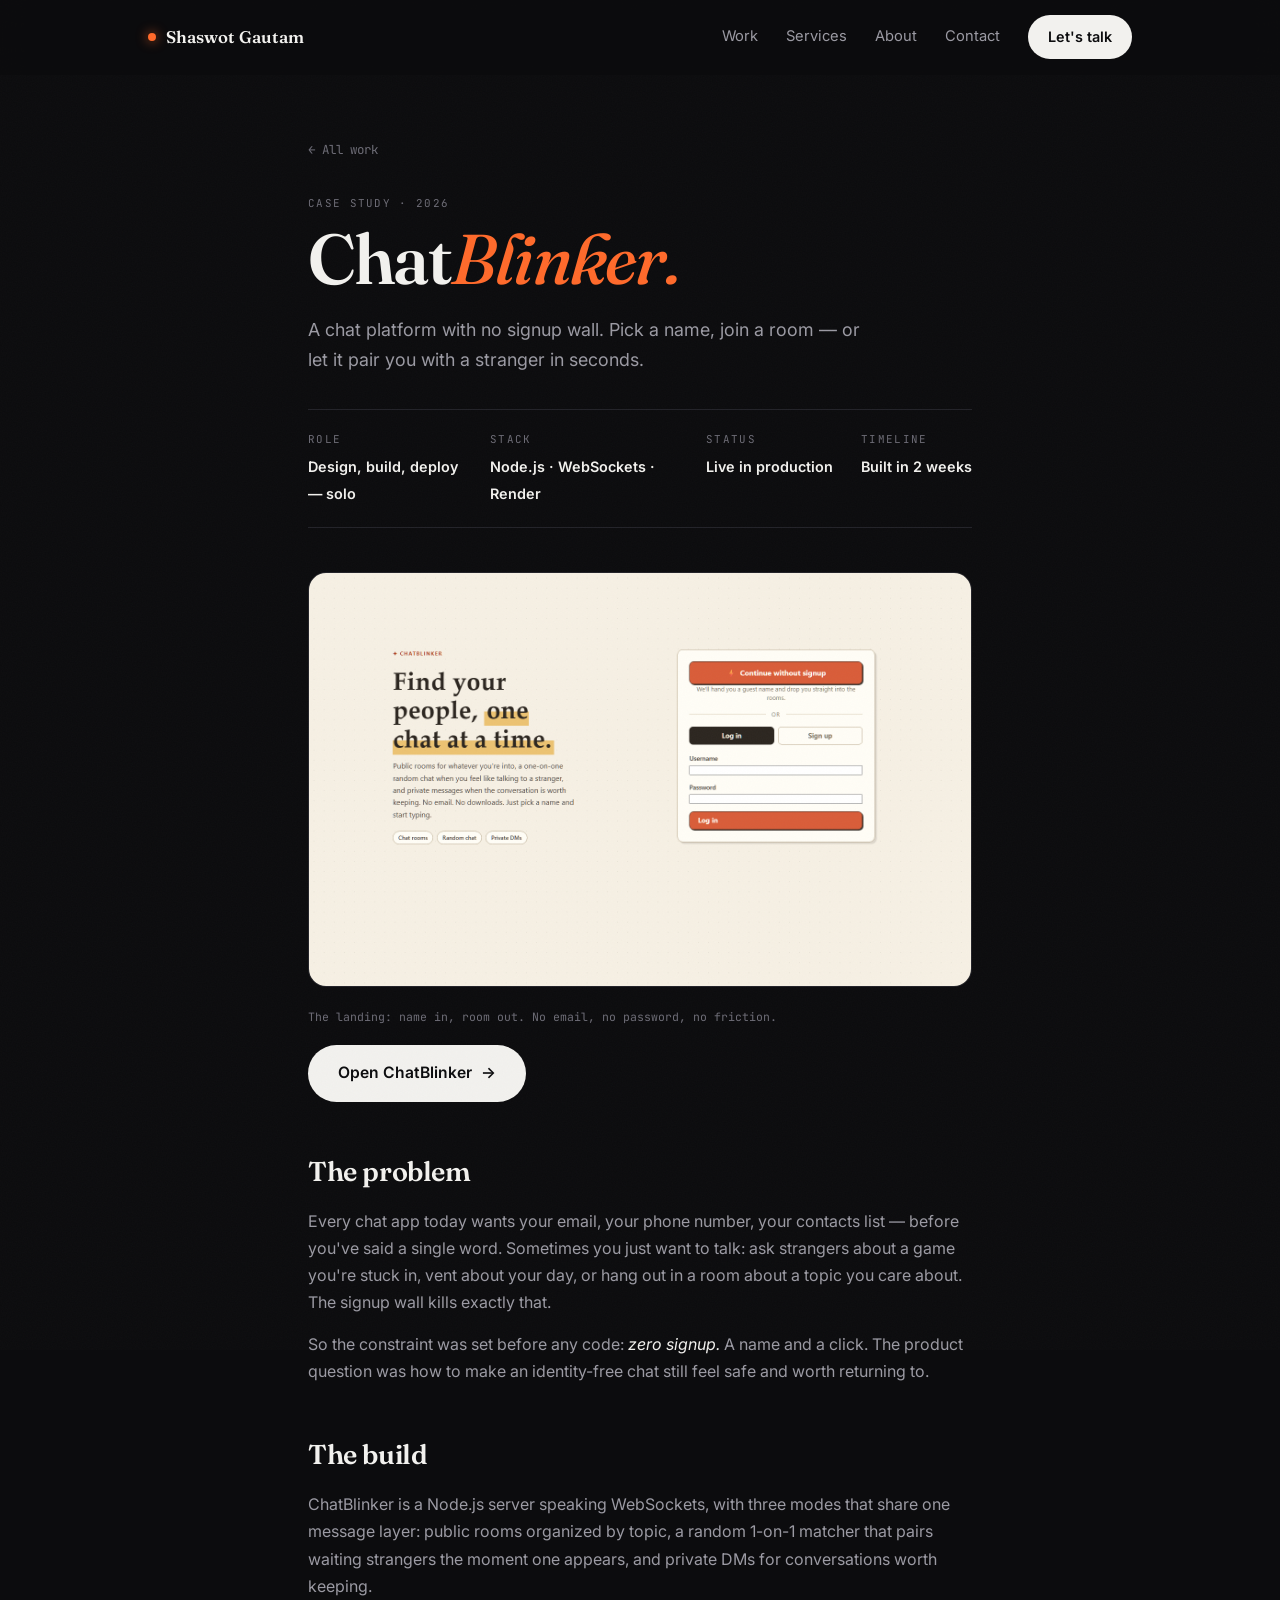
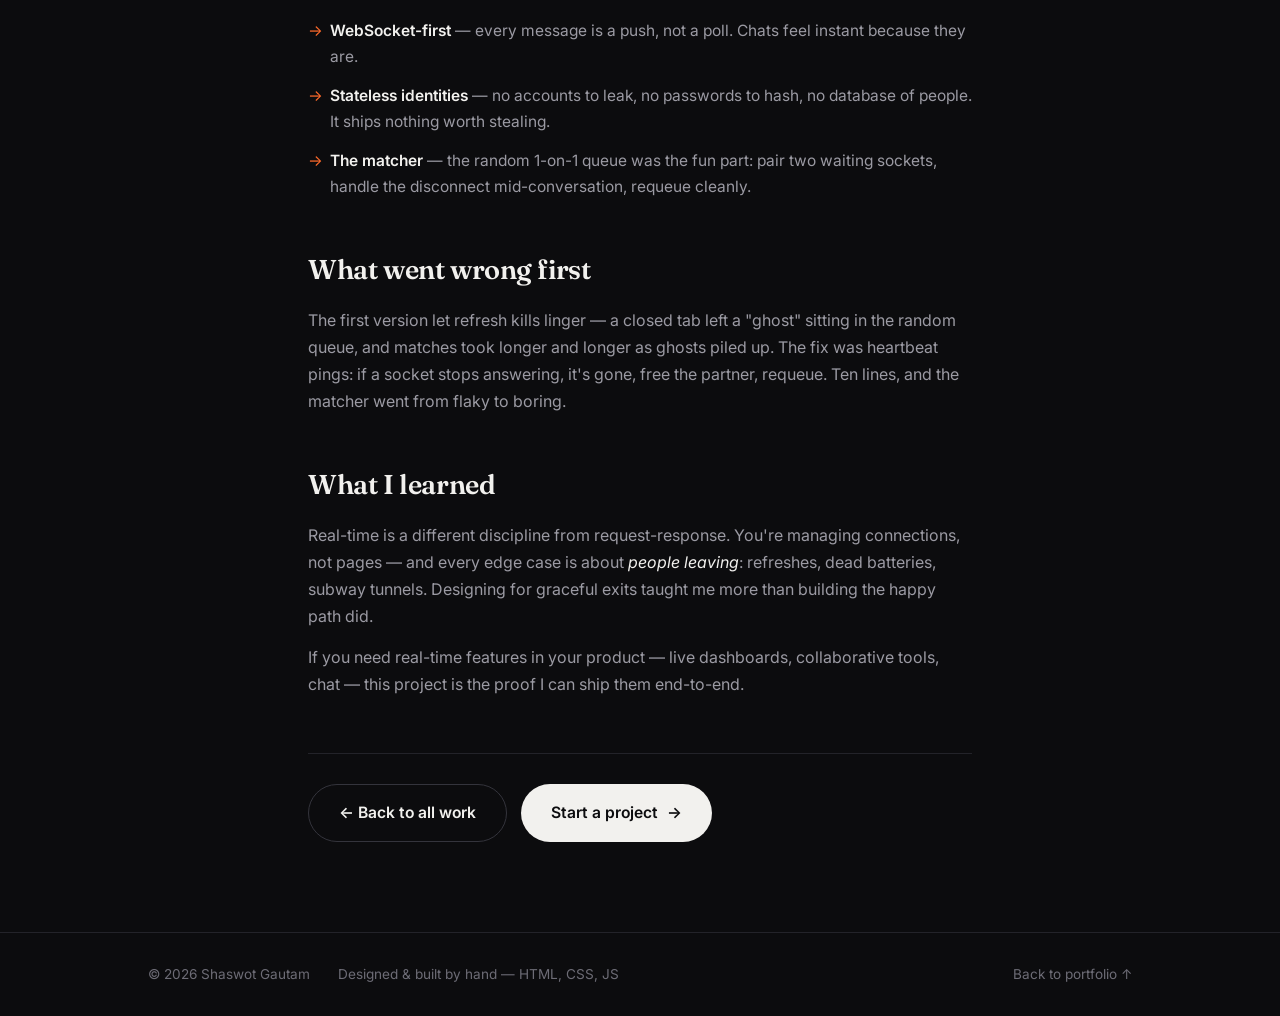
<file: case-study-chatblinker.html>
<!DOCTYPE html>
<html lang="en">
<head>
<meta charset="UTF-8" />
<meta name="viewport" content="width=device-width, initial-scale=1.0" />
<title>ChatBlinker — Case Study · Shaswot Gautam</title>
<meta name="description" content="How ChatBlinker became a chat platform with no signup wall — public rooms, random 1-on-1 chat and private DMs over WebSockets. The problem, the build, what went wrong first." />
<meta property="og:title" content="ChatBlinker — Case Study" />
<meta property="og:description" content="Public rooms, random 1-on-1, private DMs. No signup. The problem, the build, the learnings." />
<meta name="theme-color" content="#0c0c0e" />
<link rel="icon" type="image/svg+xml" href="data:image/svg+xml,%3Csvg xmlns='http://www.w3.org/2000/svg' viewBox='0 0 100 100'%3E%3Crect width='100' height='100' rx='24' fill='%230c0c0e'/%3E%3Ctext x='50' y='68' font-size='52' text-anchor='middle' fill='%23ff6a2b' font-family='Georgia'%3ES%3C/text%3E%3C/svg%3E" />

<link rel="preconnect" href="https://fonts.googleapis.com" />
<link rel="preconnect" href="https://fonts.gstatic.com" crossorigin />
<link href="https://fonts.googleapis.com/css2?family=Fraunces:ital,opsz,wght@0,9..144,500;0,9..144,600;1,9..144,500&family=Inter:wght@400;500;600;700&family=JetBrains+Mono:wght@400;500&display=swap" rel="stylesheet" />
<link rel="stylesheet" href="style.css?v=6" />

</head>
<body class="case-page">

<header class="nav" id="top">
  <div class="nav-inner">
    <a href="index.html" class="brand"><span class="brand-dot"></span>Shaswot Gautam</a>
    <nav class="nav-links" aria-label="Main">
      <a href="index.html#work">Work</a>
      <a href="index.html#services">Services</a>
      <a href="index.html#about">About</a>
      <a href="index.html#contact">Contact</a>
    </nav>
    <a href="index.html#contact" class="nav-cta">Let's talk</a>
  </div>
</header>

<main>
  <article class="case-wrap">

    <header class="case-hero">
      <a href="index.html#work" class="case-back">← All work</a>
      <span class="case-kicker mono-label">Case study · 2026</span>
      <h1>Chat<em>Blinker.</em></h1>
      <p class="case-dek">
        A chat platform with no signup wall. Pick a name, join a room —
        or let it pair you with a stranger in seconds.
      </p>
      <div class="case-facts">
        <div><span class="mono-label">Role</span><strong>Design, build, deploy — solo</strong></div>
        <div><span class="mono-label">Stack</span><strong>Node.js · WebSockets · Render</strong></div>
        <div><span class="mono-label">Status</span><strong>Live in production</strong></div>
        <div><span class="mono-label">Timeline</span><strong>Built in 2 weeks</strong></div>
      </div>
    </header>

    <figure class="case-shot">
      <img src="shots/chatblinker.png" alt="ChatBlinker landing page" width="1440" height="900" style="aspect-ratio:16/10;height:auto" />
      <figcaption>The landing: name in, room out. No email, no password, no friction.</figcaption>
      <a class="btn btn-solid case-cta" href="https://chatblinker.onrender.com/" target="_blank" rel="noopener">Open ChatBlinker <span class="arrow">→</span></a>
    </figure>

    <section class="case-body">
      <h2>The problem</h2>
      <p>
        Every chat app today wants your email, your phone number, your contacts list —
        before you've said a single word. Sometimes you just want to talk: ask strangers
        about a game you're stuck in, vent about your day, or hang out in a room about a
        topic you care about. The signup wall kills exactly that.
      </p>
      <p>
        So the constraint was set before any code: <em>zero signup.</em> A name and a click.
        The product question was how to make an identity-free chat still feel safe and
        worth returning to.
      </p>

      <h2>The build</h2>
      <p>
        ChatBlinker is a Node.js server speaking WebSockets, with three modes that share
        one message layer: public rooms organized by topic, a random 1-on-1 matcher that
        pairs waiting strangers the moment one appears, and private DMs for conversations
        worth keeping.
      </p>
      <ul class="case-points">
        <li><strong>WebSocket-first</strong> — every message is a push, not a poll. Chats feel instant because they are.</li>
        <li><strong>Stateless identities</strong> — no accounts to leak, no passwords to hash, no database of people. It ships nothing worth stealing.</li>
        <li><strong>The matcher</strong> — the random 1-on-1 queue was the fun part: pair two waiting sockets, handle the disconnect mid-conversation, requeue cleanly.</li>
      </ul>

      <h2>What went wrong first</h2>
      <p>
        The first version let refresh kills linger — a closed tab left a "ghost" sitting in
        the random queue, and matches took longer and longer as ghosts piled up. The fix was
        heartbeat pings: if a socket stops answering, it's gone, free the partner, requeue.
        Ten lines, and the matcher went from flaky to boring.
      </p>

      <h2>What I learned</h2>
      <p>
        Real-time is a different discipline from request-response. You're managing connections,
        not pages — and every edge case is about <em>people leaving</em>: refreshes, dead batteries,
        subway tunnels. Designing for graceful exits taught me more than building the happy path did.
      </p>
      <p>
        If you need real-time features in your product — live dashboards, collaborative tools,
        chat — this project is the proof I can ship them end-to-end.
      </p>

      <div class="case-nav">
        <a class="btn btn-ghost" href="index.html#work">← Back to all work</a>
        <a class="btn btn-solid" href="index.html#contact">Start a project <span class="arrow">→</span></a>
      </div>
    </section>
  </article>
</main>

<footer>
  <div class="wrap footer-inner">
    <span>© <span id="year">2026</span> Shaswot Gautam</span>
    <span class="footer-note">Designed &amp; built by hand — HTML, CSS, JS</span>
    <a href="index.html#top" class="to-top">Back to portfolio ↑</a>
  </div>
</footer>

<script>
  document.getElementById('year').textContent = new Date().getFullYear();
</script>
</body>
</html>
</file>
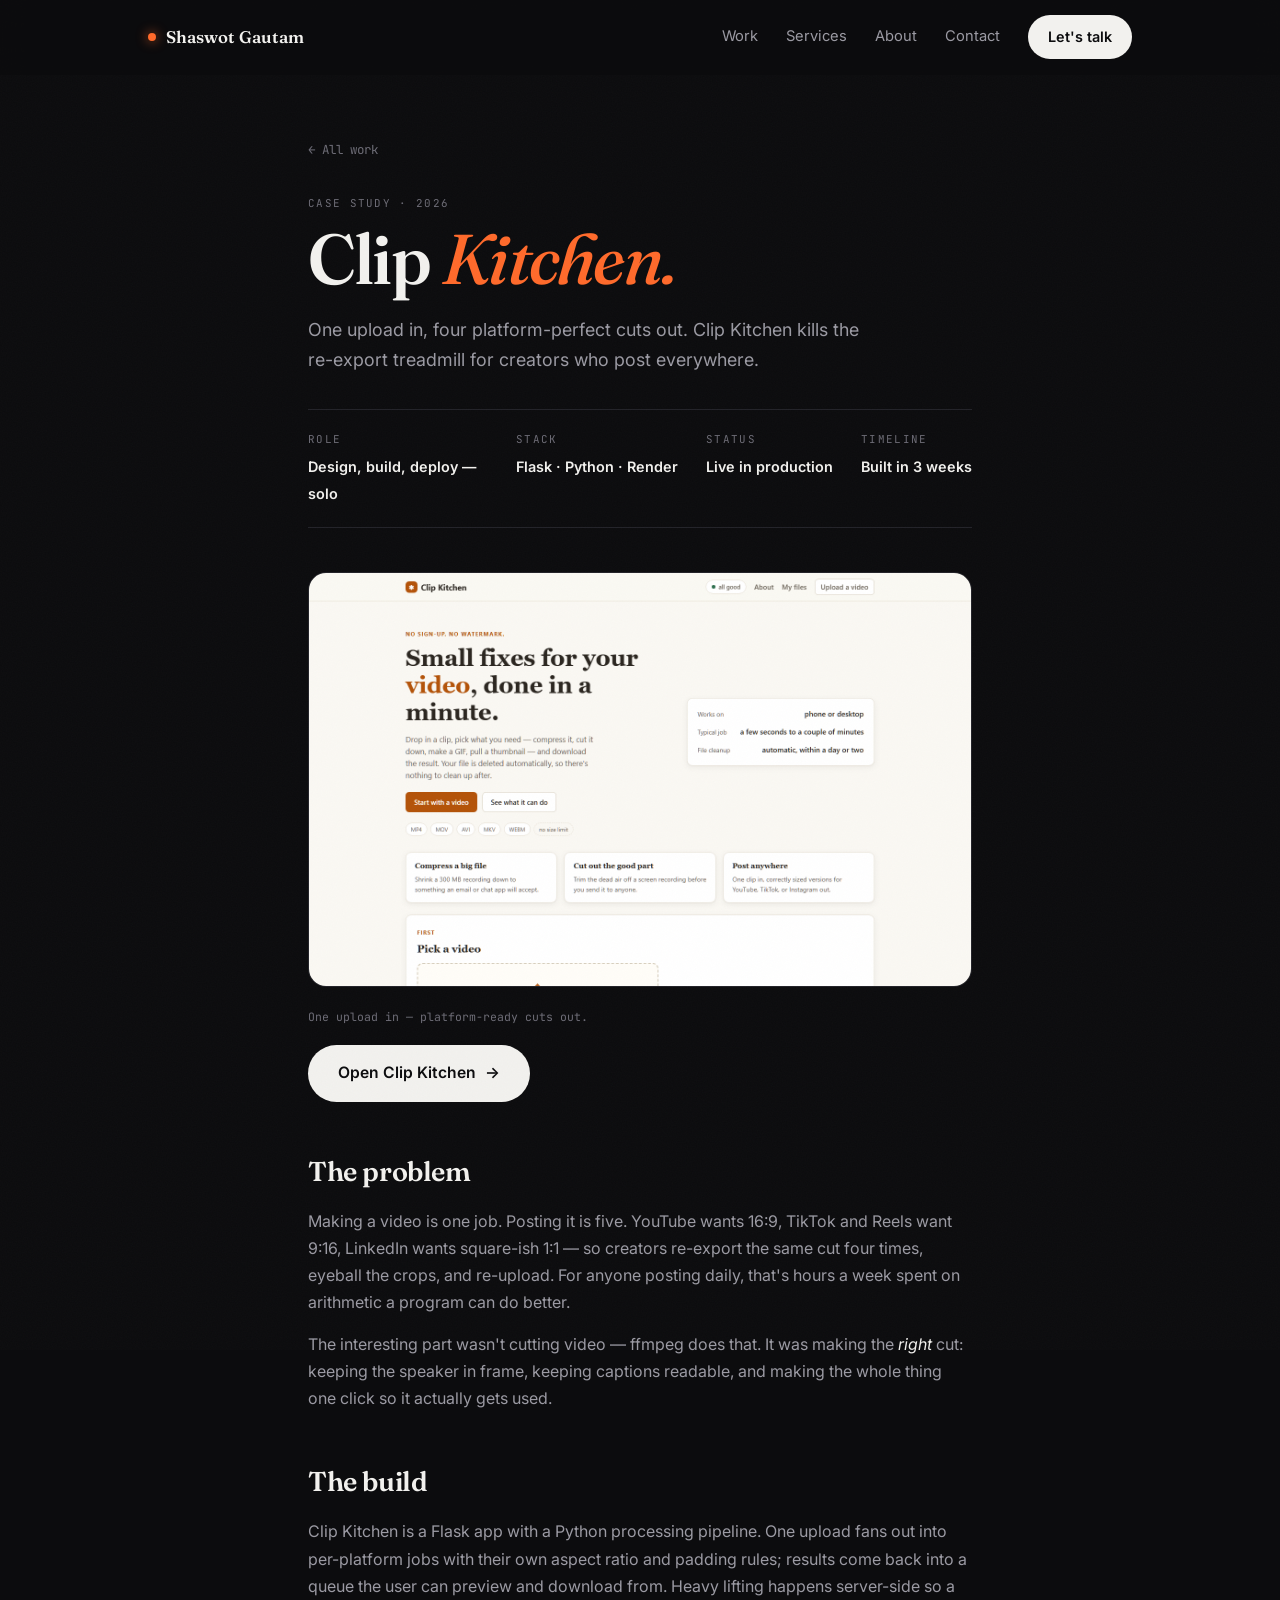
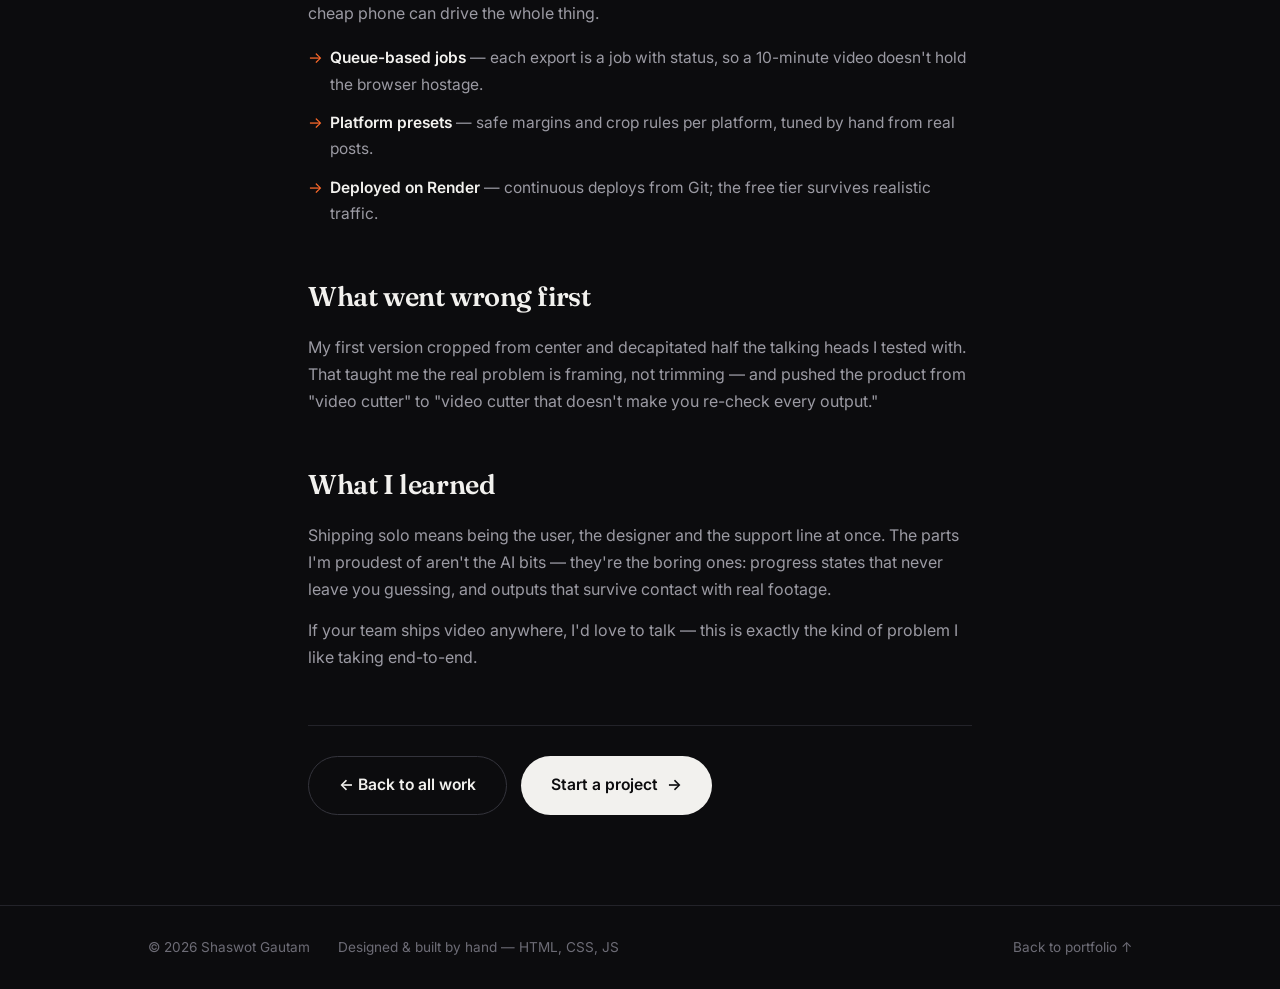
<file: case-study-clipkitchen.html>
<!DOCTYPE html>
<html lang="en">
<head>
<meta charset="UTF-8" />
<meta name="viewport" content="width=device-width, initial-scale=1.0" />
<title>Clip Kitchen — Case Study · Shaswot Gautam</title>
<meta name="description" content="How Clip Kitchen turns one video upload into platform-perfect cuts for YouTube, TikTok, Reels and LinkedIn — the problem, the build, and what I learned shipping it." />
<meta property="og:title" content="Clip Kitchen — Case Study" />
<meta property="og:description" content="One upload in, four platform-perfect cuts out. The problem, the build, the learnings." />
<meta name="theme-color" content="#0c0c0e" />
<link rel="icon" type="image/svg+xml" href="data:image/svg+xml,%3Csvg xmlns='http://www.w3.org/2000/svg' viewBox='0 0 100 100'%3E%3Crect width='100' height='100' rx='24' fill='%230c0c0e'/%3E%3Ctext x='50' y='68' font-size='52' text-anchor='middle' fill='%23ff6a2b' font-family='Georgia'%3ES%3C/text%3E%3C/svg%3E" />

<link rel="preconnect" href="https://fonts.googleapis.com" />
<link rel="preconnect" href="https://fonts.gstatic.com" crossorigin />
<link href="https://fonts.googleapis.com/css2?family=Fraunces:ital,opsz,wght@0,9..144,500;0,9..144,600;1,9..144,500&family=Inter:wght@400;500;600;700&family=JetBrains+Mono:wght@400;500&display=swap" rel="stylesheet" />
<link rel="stylesheet" href="style.css?v=6" />

</head>
<body class="case-page">

<header class="nav" id="top">
  <div class="nav-inner">
    <a href="index.html" class="brand"><span class="brand-dot"></span>Shaswot Gautam</a>
    <nav class="nav-links" aria-label="Main">
      <a href="index.html#work">Work</a>
      <a href="index.html#services">Services</a>
      <a href="index.html#about">About</a>
      <a href="index.html#contact">Contact</a>
</nav>
    <a href="index.html#contact" class="nav-cta">Let's talk</a>
  </div>
</header>

<main>
  <article class="case-wrap">

    <header class="case-hero">
      <a href="index.html#work" class="case-back">← All work</a>
      <span class="case-kicker mono-label">Case study · 2026</span>
      <h1>Clip <em>Kitchen.</em></h1>
      <p class="case-dek">
        One upload in, four platform-perfect cuts out. Clip Kitchen kills the
        re-export treadmill for creators who post everywhere.
      </p>
      <div class="case-facts">
        <div><span class="mono-label">Role</span><strong>Design, build, deploy — solo</strong></div>
        <div><span class="mono-label">Stack</span><strong>Flask · Python · Render</strong></div>
        <div><span class="mono-label">Status</span><strong>Live in production</strong></div>
        <div><span class="mono-label">Timeline</span><strong>Built in 3 weeks</strong></div>
      </div>
    </div>
    </header>

    <figure class="case-shot">
      <img src="shots/clipkitchen.png" alt="Clip Kitchen dashboard" width="1440" height="900" style="aspect-ratio:16/10;height:auto" />
      <figcaption>One upload in — platform-ready cuts out.</figcaption>
      <a class="btn btn-solid case-cta" href="https://clip-kitchen.onrender.com/" target="_blank" rel="noopener">Open Clip Kitchen <span class="arrow">→</span></a>
    </figure>

    <section class="case-body">
      <h2>The problem</h2>
      <p>
        Making a video is one job. Posting it is five. YouTube wants 16:9, TikTok and Reels
        want 9:16, LinkedIn wants square-ish 1:1 — so creators re-export the same cut four
        times, eyeball the crops, and re-upload. For anyone posting daily, that's hours a
        week spent on arithmetic a program can do better.
      </p>
      <p>
        The interesting part wasn't cutting video — ffmpeg does that. It was making the
        <em>right</em> cut: keeping the speaker in frame, keeping captions readable, and
        making the whole thing one click so it actually gets used.
      </p>

      <h2>The build</h2>
      <p>
        Clip Kitchen is a Flask app with a Python processing pipeline. One upload fans out
        into per-platform jobs with their own aspect ratio and padding rules; results come
        back into a queue the user can preview and download from. Heavy lifting happens
        server-side so a cheap phone can drive the whole thing.
      </p>
      <ul class="case-points">
        <li><strong>Queue-based jobs</strong> — each export is a job with status, so a 10-minute video doesn't hold the browser hostage.</li>
        <li><strong>Platform presets</strong> — safe margins and crop rules per platform, tuned by hand from real posts.</li>
        <li><strong>Deployed on Render</strong> — continuous deploys from Git; the free tier survives realistic traffic.</li>
      </ul>

      <h2>What went wrong first</h2>
      <p>
        My first version cropped from center and decapitated half the talking heads I tested
        with. That taught me the real problem is framing, not trimming — and pushed the
        product from "video cutter" to "video cutter that doesn't make you re-check every
        output."
      </p>

      <h2>What I learned</h2>
      <p>
        Shipping solo means being the user, the designer and the support line at once. The
        parts I'm proudest of aren't the AI bits — they're the boring ones: progress states
        that never leave you guessing, and outputs that survive contact with real footage.
      </p>
      <p>
        If your team ships video anywhere, I'd love to talk — this is exactly the kind of
        problem I like taking end-to-end.
      </p>

      <div class="case-nav">
        <a class="btn btn-ghost" href="index.html#work">← Back to all work</a>
        <a class="btn btn-solid" href="index.html#contact">Start a project <span class="arrow">→</span></a>
      </div>
    </section>
  </article>
</main>

<footer>
  <div class="wrap footer-inner">
    <span>© <span id="year">2026</span> Shaswot Gautam</span>
    <span class="footer-note">Designed &amp; built by hand — HTML, CSS, JS</span>
    <a href="index.html#top" class="to-top">Back to portfolio ↑</a>
  </div>
</footer>

<script>
  document.getElementById('year').textContent = new Date().getFullYear();
</script>
</body>
</html>
</file>
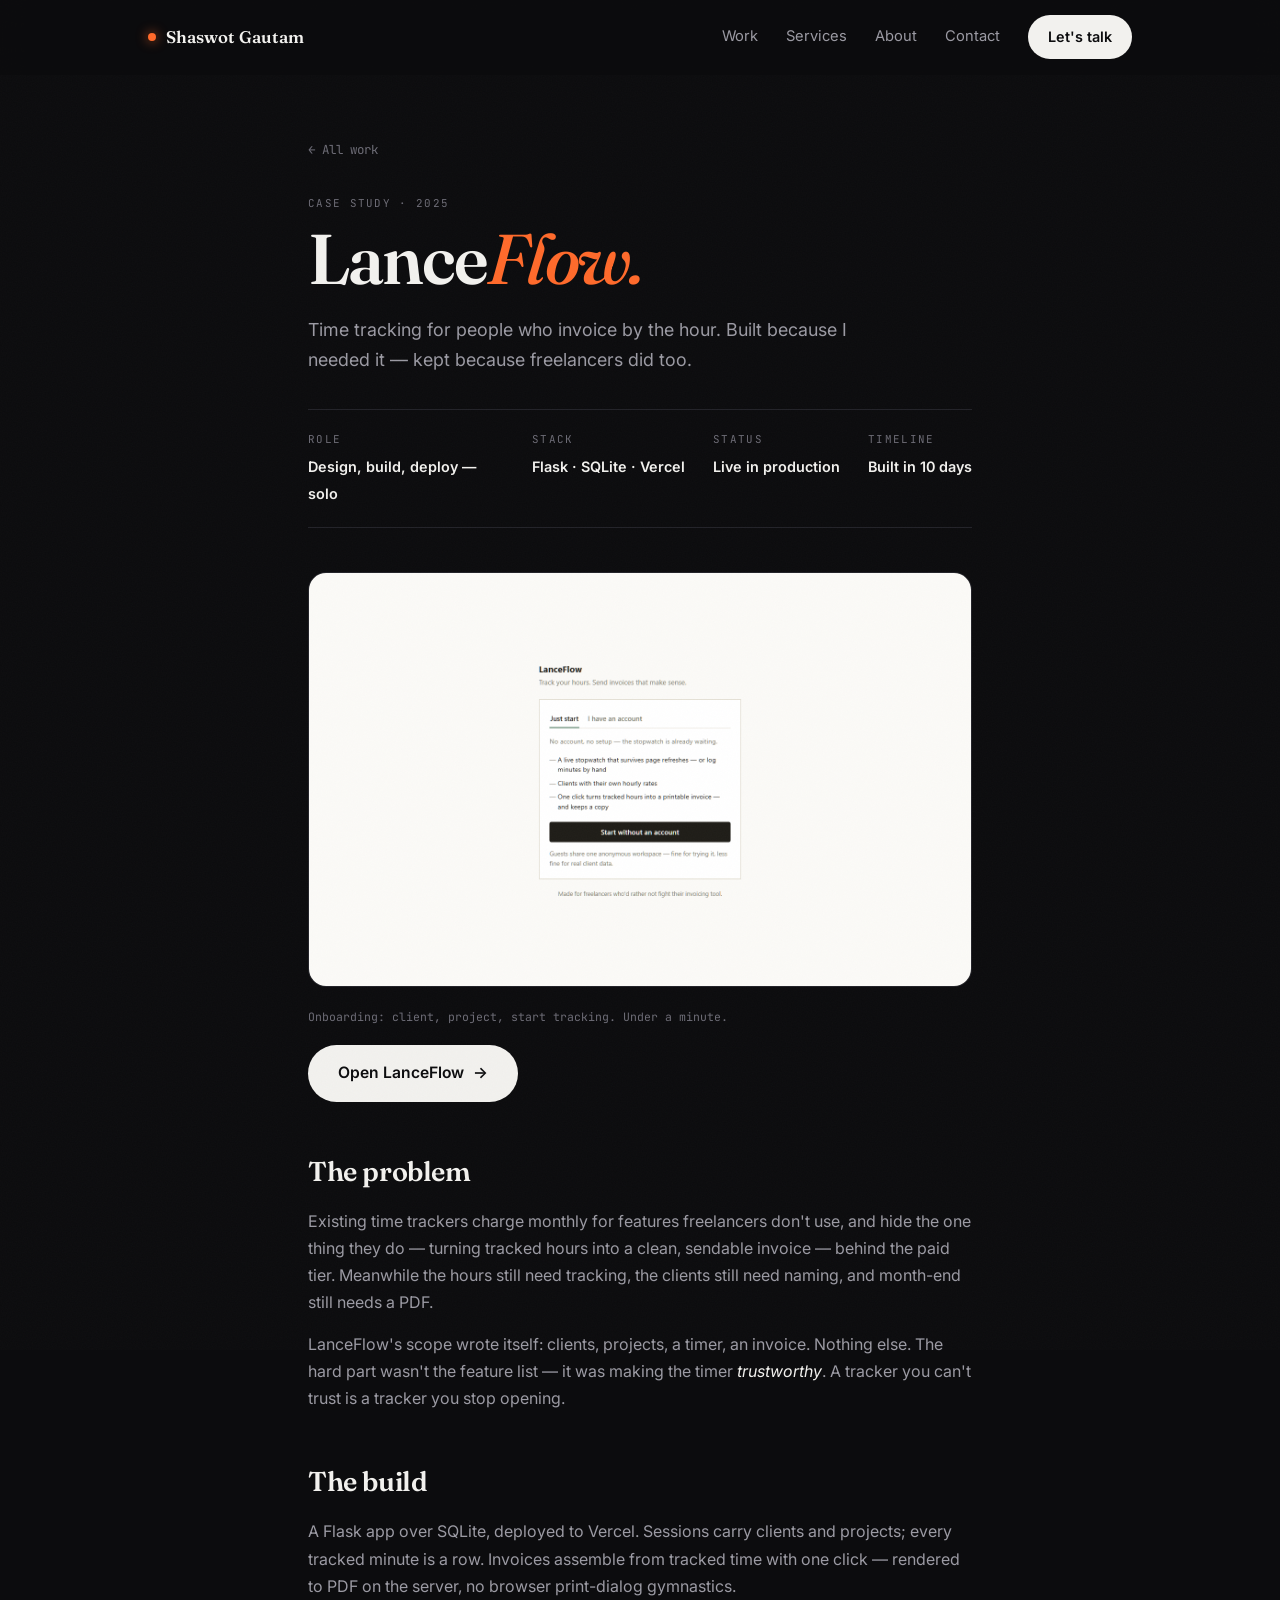
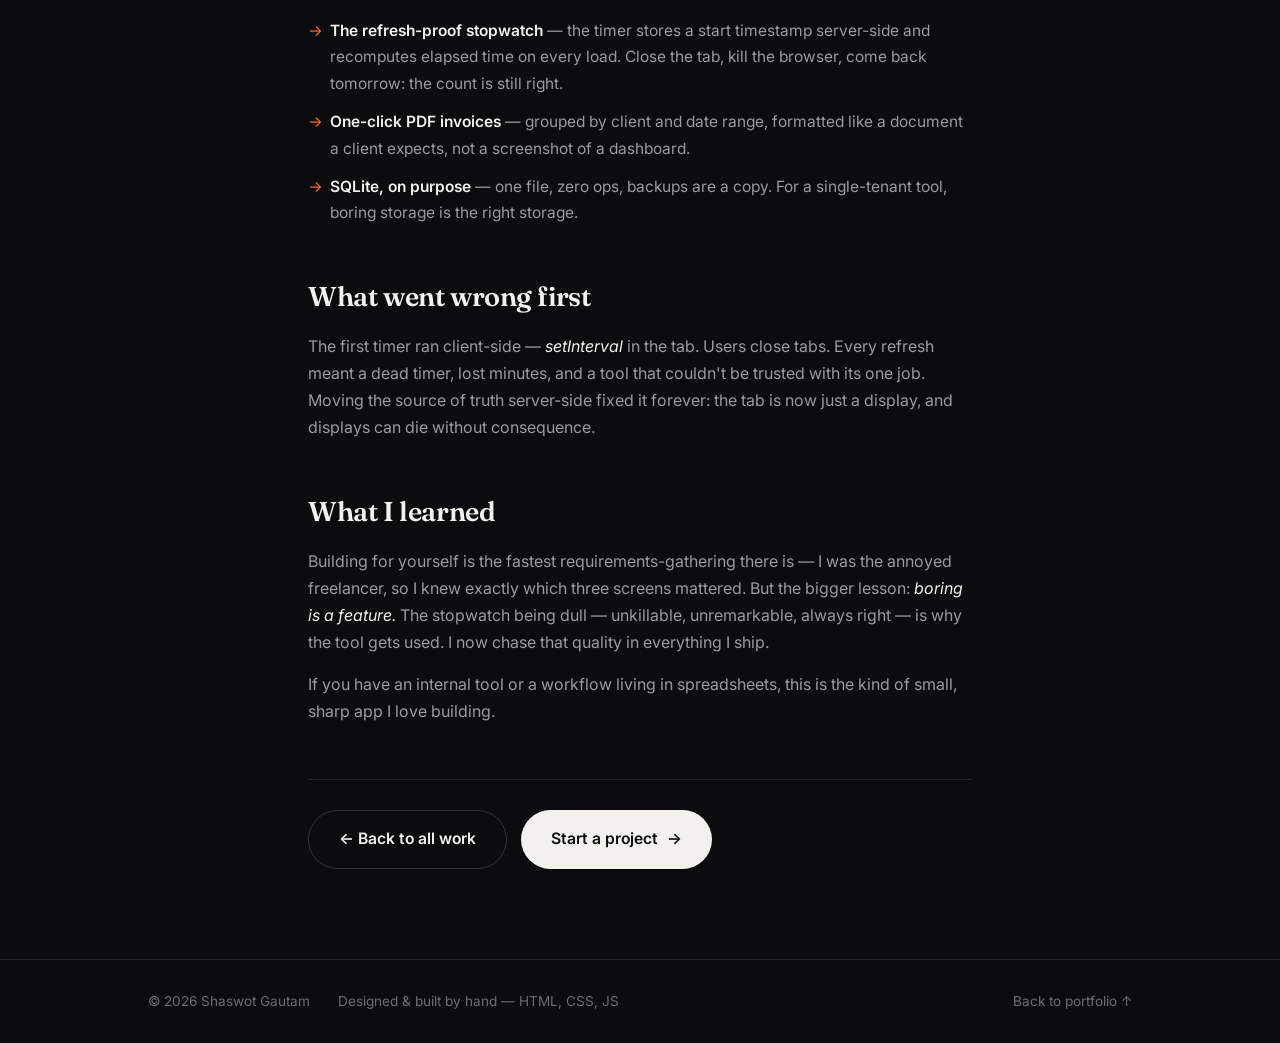
<file: case-study-lanceflow.html>
<!DOCTYPE html>
<html lang="en">
<head>
<meta charset="UTF-8" />
<meta name="viewport" content="width=device-width, initial-scale=1.0" />
<title>LanceFlow — Case Study · Shaswot Gautam</title>
<meta name="description" content="How LanceFlow became a time tracker freelancers actually keep using — a refresh-proof stopwatch, clients and projects, one-click PDF invoices. The problem, the build, what went wrong first." />
<meta property="og:title" content="LanceFlow — Case Study" />
<meta property="og:description" content="Clients, projects, a stopwatch that survives refresh, PDF invoices. The problem, the build, the learnings." />
<meta name="theme-color" content="#0c0c0e" />
<link rel="icon" type="image/svg+xml" href="data:image/svg+xml,%3Csvg xmlns='http://www.w3.org/2000/svg' viewBox='0 0 100 100'%3E%3Crect width='100' height='100' rx='24' fill='%230c0c0e'/%3E%3Ctext x='50' y='68' font-size='52' text-anchor='middle' fill='%23ff6a2b' font-family='Georgia'%3ES%3C/text%3E%3C/svg%3E" />

<link rel="preconnect" href="https://fonts.googleapis.com" />
<link rel="preconnect" href="https://fonts.gstatic.com" crossorigin />
<link href="https://fonts.googleapis.com/css2?family=Fraunces:ital,opsz,wght@0,9..144,500;0,9..144,600;1,9..144,500&family=Inter:wght@400;500;600;700&family=JetBrains+Mono:wght@400;500&display=swap" rel="stylesheet" />
<link rel="stylesheet" href="style.css?v=6" />

</head>
<body class="case-page">

<header class="nav" id="top">
  <div class="nav-inner">
    <a href="index.html" class="brand"><span class="brand-dot"></span>Shaswot Gautam</a>
    <nav class="nav-links" aria-label="Main">
      <a href="index.html#work">Work</a>
      <a href="index.html#services">Services</a>
      <a href="index.html#about">About</a>
      <a href="index.html#contact">Contact</a>
    </nav>
    <a href="index.html#contact" class="nav-cta">Let's talk</a>
  </div>
</header>

<main>
  <article class="case-wrap">

    <header class="case-hero">
      <a href="index.html#work" class="case-back">← All work</a>
      <span class="case-kicker mono-label">Case study · 2025</span>
      <h1>Lance<em>Flow.</em></h1>
      <p class="case-dek">
        Time tracking for people who invoice by the hour. Built because I
        needed it — kept because freelancers did too.
      </p>
      <div class="case-facts">
        <div><span class="mono-label">Role</span><strong>Design, build, deploy — solo</strong></div>
        <div><span class="mono-label">Stack</span><strong>Flask · SQLite · Vercel</strong></div>
        <div><span class="mono-label">Status</span><strong>Live in production</strong></div>
        <div><span class="mono-label">Timeline</span><strong>Built in 10 days</strong></div>
      </div>
    </header>

    <figure class="case-shot">
      <img src="shots/lanceflow.png" alt="LanceFlow onboarding screen" width="1440" height="900" style="aspect-ratio:16/10;height:auto" />
      <figcaption>Onboarding: client, project, start tracking. Under a minute.</figcaption>
      <a class="btn btn-solid case-cta" href="https://lance-flow-rho.vercel.app/" target="_blank" rel="noopener">Open LanceFlow <span class="arrow">→</span></a>
    </figure>

    <section class="case-body">
      <h2>The problem</h2>
      <p>
        Existing time trackers charge monthly for features freelancers don't use, and hide
        the one thing they do — turning tracked hours into a clean, sendable invoice — behind
        the paid tier. Meanwhile the hours still need tracking, the clients still need naming,
        and month-end still needs a PDF.
      </p>
      <p>
        LanceFlow's scope wrote itself: clients, projects, a timer, an invoice. Nothing else.
        The hard part wasn't the feature list — it was making the timer <em>trustworthy</em>.
        A tracker you can't trust is a tracker you stop opening.
      </p>

      <h2>The build</h2>
      <p>
        A Flask app over SQLite, deployed to Vercel. Sessions carry clients and projects;
        every tracked minute is a row. Invoices assemble from tracked time with one click —
        rendered to PDF on the server, no browser print-dialog gymnastics.
      </p>
      <ul class="case-points">
        <li><strong>The refresh-proof stopwatch</strong> — the timer stores a start timestamp server-side and recomputes elapsed time on every load. Close the tab, kill the browser, come back tomorrow: the count is still right.</li>
        <li><strong>One-click PDF invoices</strong> — grouped by client and date range, formatted like a document a client expects, not a screenshot of a dashboard.</li>
        <li><strong>SQLite, on purpose</strong> — one file, zero ops, backups are a copy. For a single-tenant tool, boring storage is the right storage.</li>
      </ul>

      <h2>What went wrong first</h2>
      <p>
        The first timer ran client-side — <em>setInterval</em> in the tab. Users close tabs.
        Every refresh meant a dead timer, lost minutes, and a tool that couldn't be trusted
        with its one job. Moving the source of truth server-side fixed it forever: the tab
        is now just a display, and displays can die without consequence.
      </p>

      <h2>What I learned</h2>
      <p>
        Building for yourself is the fastest requirements-gathering there is — I was the
        annoyed freelancer, so I knew exactly which three screens mattered. But the bigger
        lesson: <em>boring is a feature.</em> The stopwatch being dull — unkillable,
        unremarkable, always right — is why the tool gets used. I now chase that quality
        in everything I ship.
      </p>
      <p>
        If you have an internal tool or a workflow living in spreadsheets, this is the kind
        of small, sharp app I love building.
      </p>

      <div class="case-nav">
        <a class="btn btn-ghost" href="index.html#work">← Back to all work</a>
        <a class="btn btn-solid" href="index.html#contact">Start a project <span class="arrow">→</span></a>
      </div>
    </section>
  </article>
</main>

<footer>
  <div class="wrap footer-inner">
    <span>© <span id="year">2026</span> Shaswot Gautam</span>
    <span class="footer-note">Designed &amp; built by hand — HTML, CSS, JS</span>
    <a href="index.html#top" class="to-top">Back to portfolio ↑</a>
  </div>
</footer>

<script>
  document.getElementById('year').textContent = new Date().getFullYear();
</script>
</body>
</html>
</file>
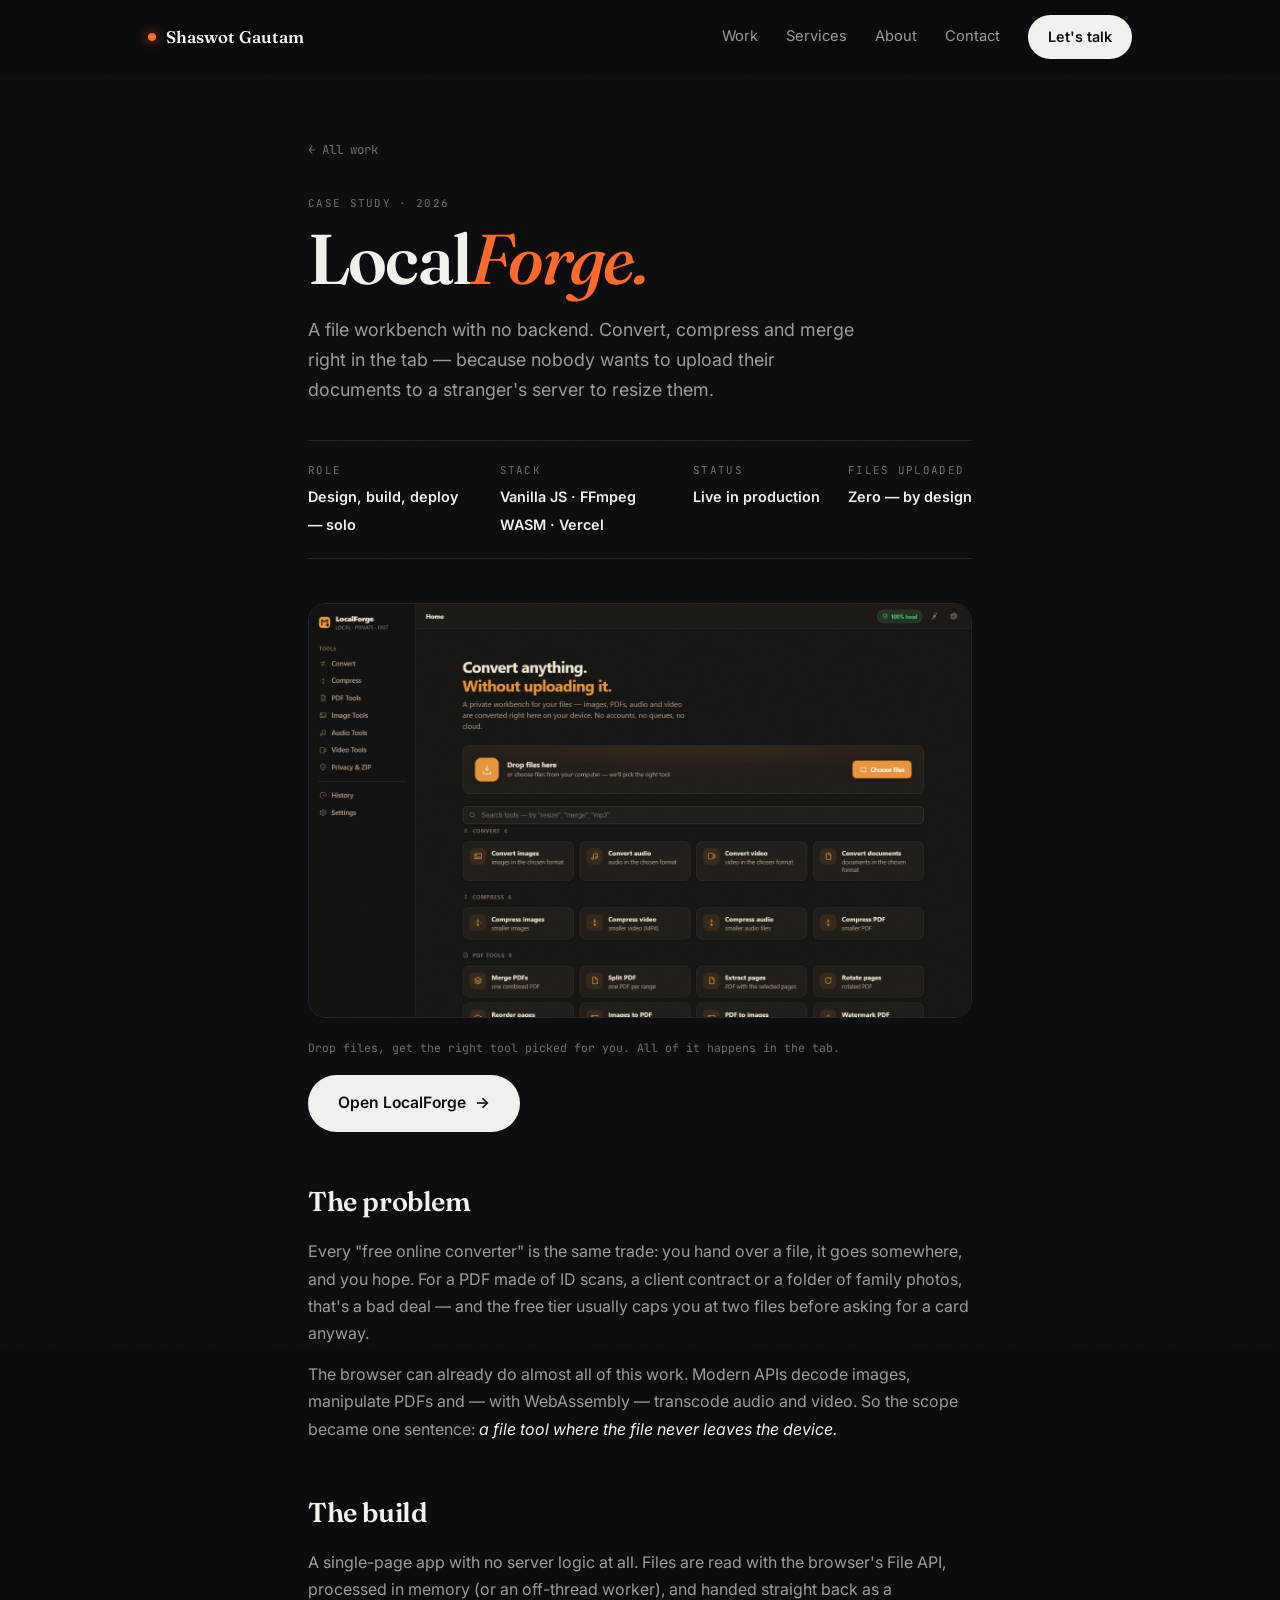
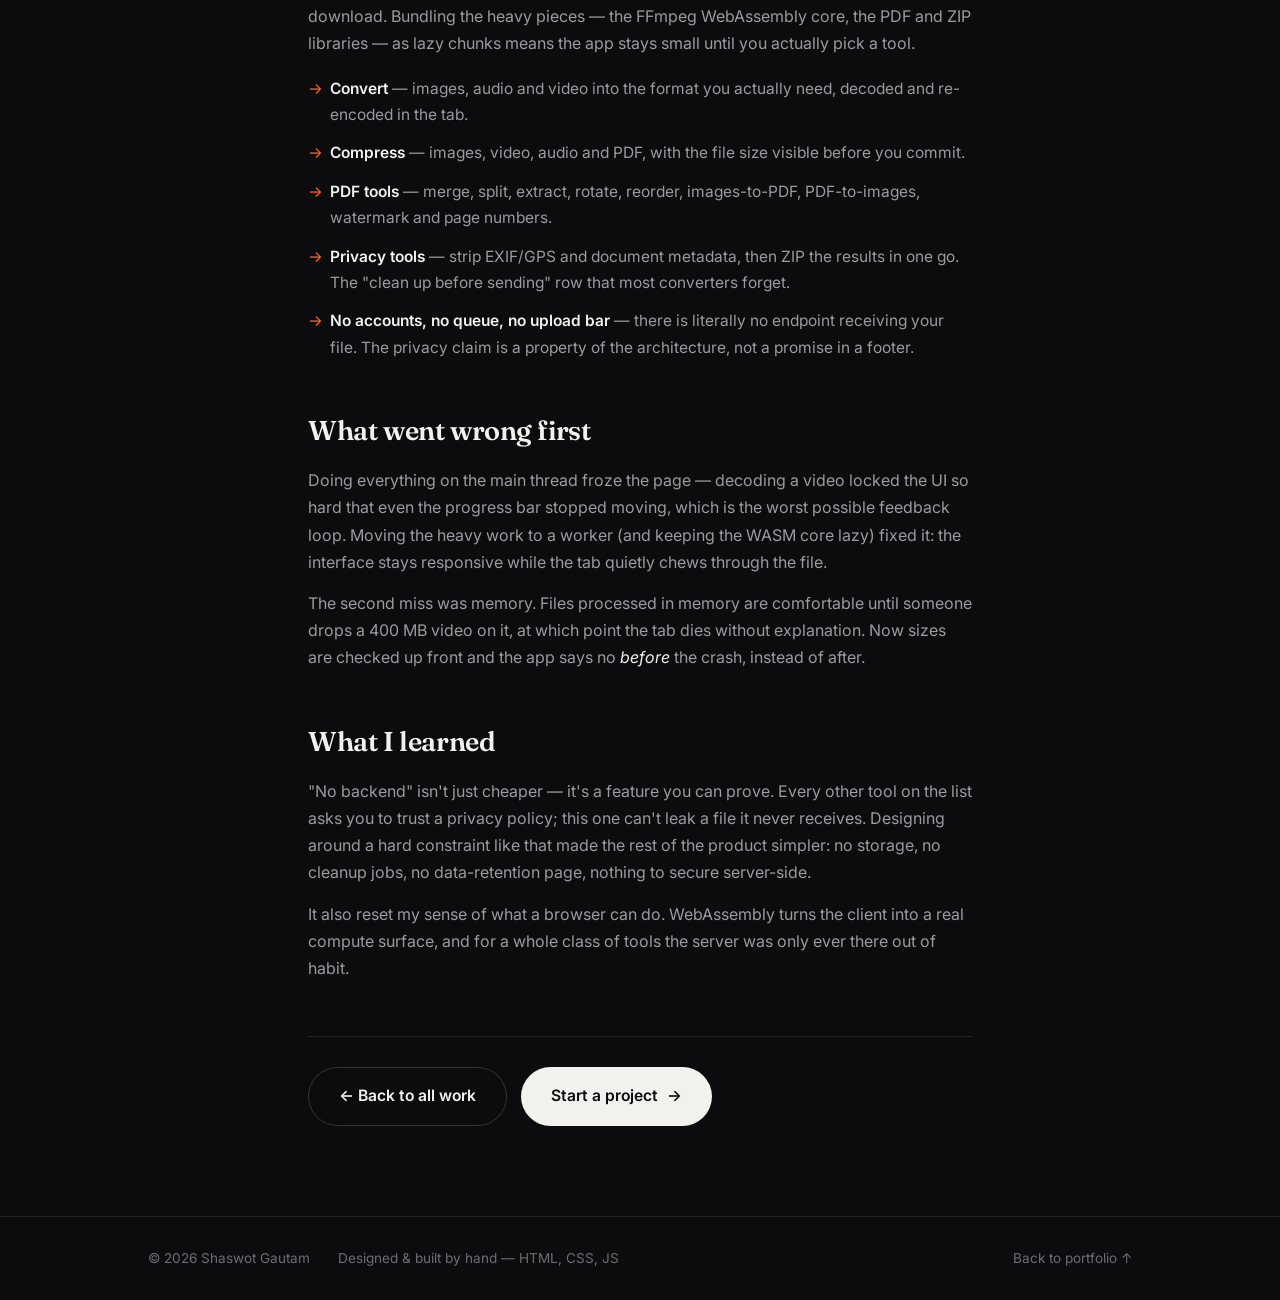
<file: case-study-localforge.html>
<!DOCTYPE html>
<html lang="en">
<head>
<meta charset="UTF-8" />
<meta name="viewport" content="width=device-width, initial-scale=1.0" />
<title>LocalForge — Case Study · Shaswot Gautam</title>
<meta name="description" content="How LocalForge converts images, PDFs, audio and video entirely in the browser — no uploads, no accounts, no server. The problem, the build, what went wrong first." />
<meta property="og:title" content="LocalForge — Case Study" />
<meta property="og:description" content="A file workbench with no backend. Everything runs in the tab: the problem, the build, the learnings." />
<meta name="theme-color" content="#0c0c0e" />
<link rel="icon" type="image/svg+xml" href="data:image/svg+xml,%3Csvg xmlns='http://www.w3.org/2000/svg' viewBox='0 0 100 100'%3E%3Crect width='100' height='100' rx='24' fill='%230c0c0e'/%3E%3Ctext x='50' y='68' font-size='52' text-anchor='middle' fill='%23ff6a2b' font-family='Georgia'%3ES%3C/text%3E%3C/svg%3E" />

<link rel="preconnect" href="https://fonts.googleapis.com" />
<link rel="preconnect" href="https://fonts.gstatic.com" crossorigin />
<link href="https://fonts.googleapis.com/css2?family=Fraunces:ital,opsz,wght@0,9..144,500;0,9..144,600;1,9..144,500&family=Inter:wght@400;500;600;700&family=JetBrains+Mono:wght@400;500&display=swap" rel="stylesheet" />
<link rel="stylesheet" href="style.css?v=6" />

</head>
<body class="case-page">

<header class="nav" id="top">
  <div class="nav-inner">
    <a href="index.html" class="brand"><span class="brand-dot"></span>Shaswot Gautam</a>
    <nav class="nav-links" aria-label="Main">
      <a href="index.html#work">Work</a>
      <a href="index.html#services">Services</a>
      <a href="index.html#about">About</a>
      <a href="index.html#contact">Contact</a>
    </nav>
    <a href="index.html#contact" class="nav-cta">Let's talk</a>
  </div>
</header>

<main>
  <article class="case-wrap">

    <header class="case-hero">
      <a href="index.html#work" class="case-back">← All work</a>
      <span class="case-kicker mono-label">Case study · 2026</span>
      <h1>Local<em>Forge.</em></h1>
      <p class="case-dek">
        A file workbench with no backend. Convert, compress and merge
        right in the tab — because nobody wants to upload their documents
        to a stranger's server to resize them.
      </p>
      <div class="case-facts">
        <div><span class="mono-label">Role</span><strong>Design, build, deploy — solo</strong></div>
        <div><span class="mono-label">Stack</span><strong>Vanilla JS · FFmpeg WASM · Vercel</strong></div>
        <div><span class="mono-label">Status</span><strong>Live in production</strong></div>
        <div><span class="mono-label">Files uploaded</span><strong>Zero — by design</strong></div>
      </div>
    </header>

    <figure class="case-shot">
      <img src="shots/localforge.png" alt="LocalForge — private in-browser file conversion workbench" width="1440" height="900" style="aspect-ratio:16/10;height:auto" />
      <figcaption>Drop files, get the right tool picked for you. All of it happens in the tab.</figcaption>
      <a class="btn btn-solid case-cta" href="https://local-forge-nine.vercel.app/" target="_blank" rel="noopener">Open LocalForge <span class="arrow">→</span></a>
    </figure>

    <section class="case-body">
      <h2>The problem</h2>
      <p>
        Every "free online converter" is the same trade: you hand over a file, it goes
        somewhere, and you hope. For a PDF made of ID scans, a client contract or a folder
        of family photos, that's a bad deal — and the free tier usually caps you at two files
        before asking for a card anyway.
      </p>
      <p>
        The browser can already do almost all of this work. Modern APIs decode images,
        manipulate PDFs and — with WebAssembly — transcode audio and video. So the scope
        became one sentence: <em>a file tool where the file never leaves the device.</em>
      </p>

      <h2>The build</h2>
      <p>
        A single-page app with no server logic at all. Files are read with the browser's File
        API, processed in memory (or an off-thread worker), and handed straight back as a
        download. Bundling the heavy pieces — the FFmpeg WebAssembly core, the PDF and ZIP
        libraries — as lazy chunks means the app stays small until you actually pick a tool.
      </p>
      <ul class="case-points">
        <li><strong>Convert</strong> — images, audio and video into the format you actually need, decoded and re-encoded in the tab.</li>
        <li><strong>Compress</strong> — images, video, audio and PDF, with the file size visible before you commit.</li>
        <li><strong>PDF tools</strong> — merge, split, extract, rotate, reorder, images-to-PDF, PDF-to-images, watermark and page numbers.</li>
        <li><strong>Privacy tools</strong> — strip EXIF/GPS and document metadata, then ZIP the results in one go. The "clean up before sending" row that most converters forget.</li>
        <li><strong>No accounts, no queue, no upload bar</strong> — there is literally no endpoint receiving your file. The privacy claim is a property of the architecture, not a promise in a footer.</li>
      </ul>

      <h2>What went wrong first</h2>
      <p>
        Doing everything on the main thread froze the page — decoding a video locked the UI
        so hard that even the progress bar stopped moving, which is the worst possible
        feedback loop. Moving the heavy work to a worker (and keeping the WASM core lazy)
        fixed it: the interface stays responsive while the tab quietly chews through the file.
      </p>
      <p>
        The second miss was memory. Files processed in memory are comfortable until someone
        drops a 400 MB video on it, at which point the tab dies without explanation. Now sizes
        are checked up front and the app says no <em>before</em> the crash, instead of after.
      </p>

      <h2>What I learned</h2>
      <p>
        "No backend" isn't just cheaper — it's a feature you can prove. Every other tool on
        the list asks you to trust a privacy policy; this one can't leak a file it never
        receives. Designing around a hard constraint like that made the rest of the product
        simpler: no storage, no cleanup jobs, no data-retention page, nothing to secure
        server-side.
      </p>
      <p>
        It also reset my sense of what a browser can do. WebAssembly turns the client into a
        real compute surface, and for a whole class of tools the server was only ever there
        out of habit.
      </p>

      <div class="case-nav">
        <a class="btn btn-ghost" href="index.html#work">← Back to all work</a>
        <a class="btn btn-solid" href="index.html#contact">Start a project <span class="arrow">→</span></a>
      </div>
    </section>
  </article>
</main>

<footer>
  <div class="wrap footer-inner">
    <span>© <span id="year">2026</span> Shaswot Gautam</span>
    <span class="footer-note">Designed &amp; built by hand — HTML, CSS, JS</span>
    <a href="index.html#top" class="to-top">Back to portfolio ↑</a>
  </div>
</footer>

<script>
  document.getElementById('year').textContent = new Date().getFullYear();
</script>
</body>
</html>
</file>
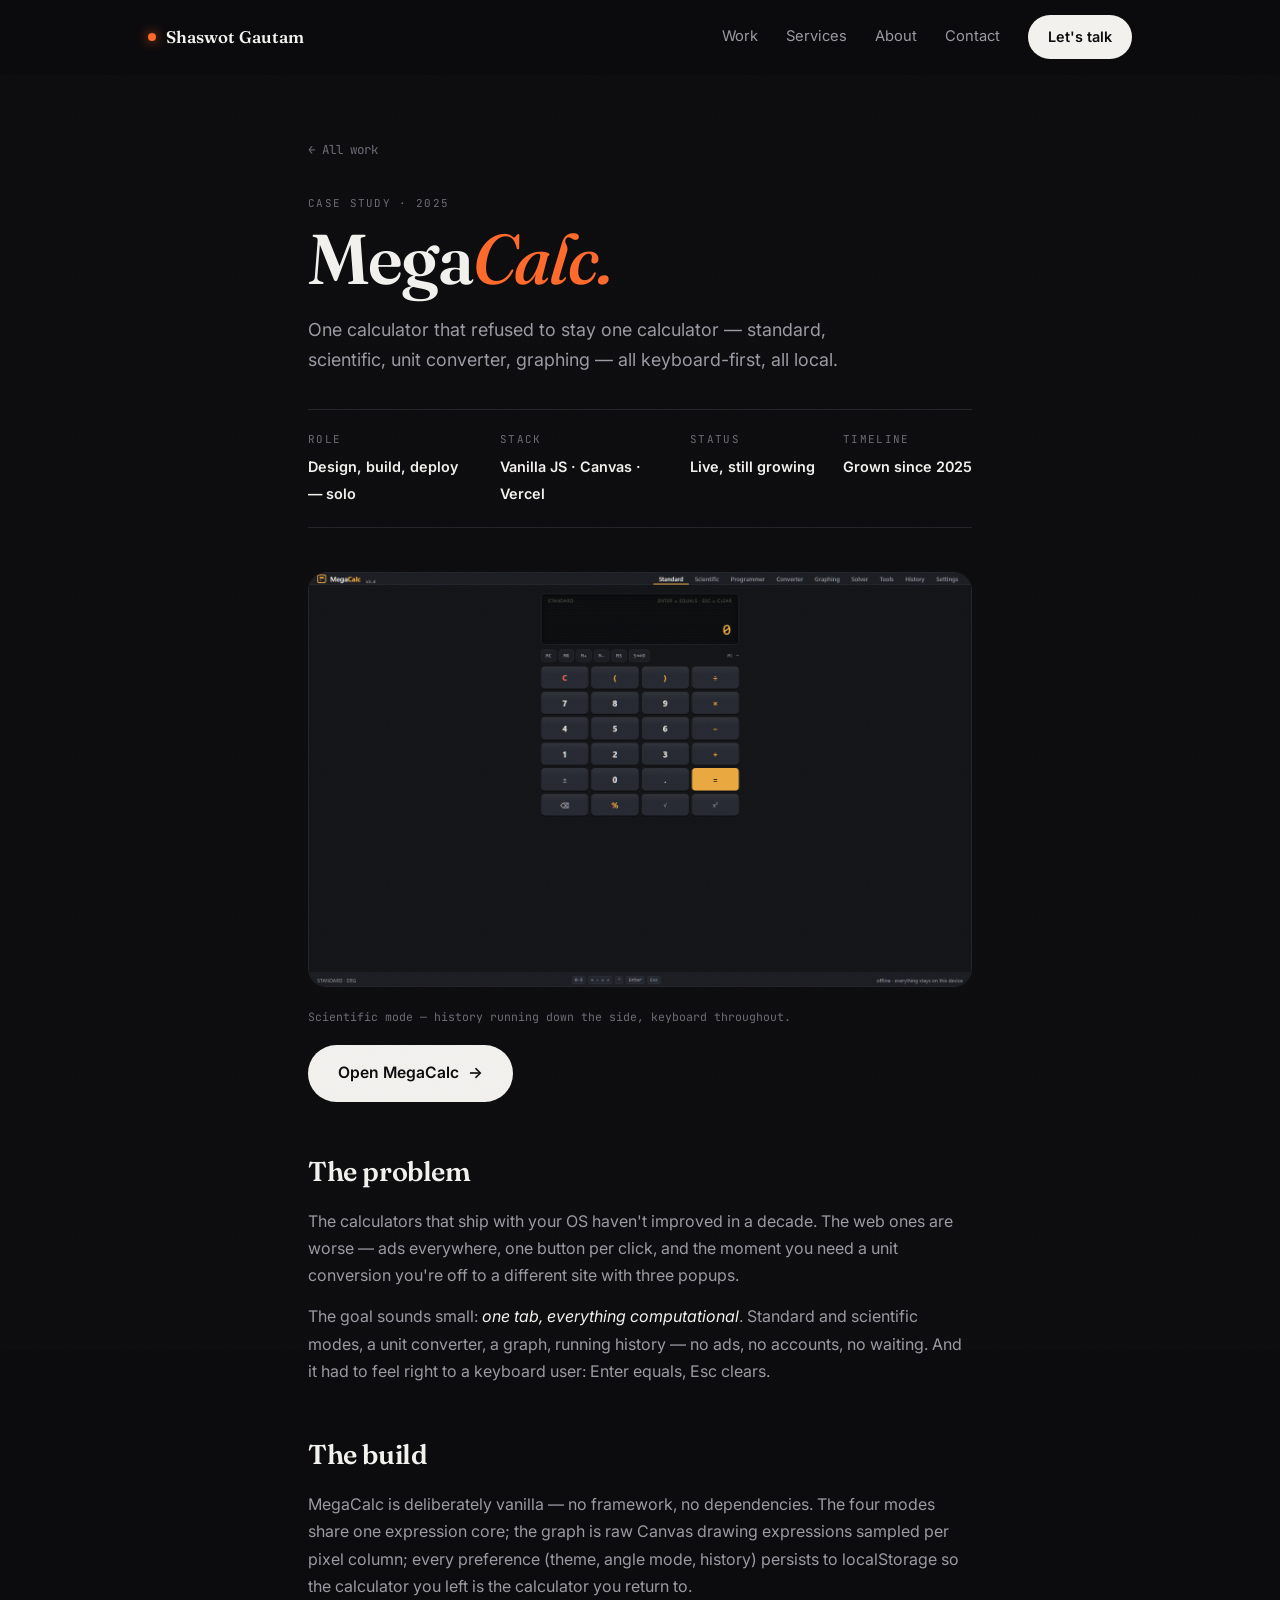
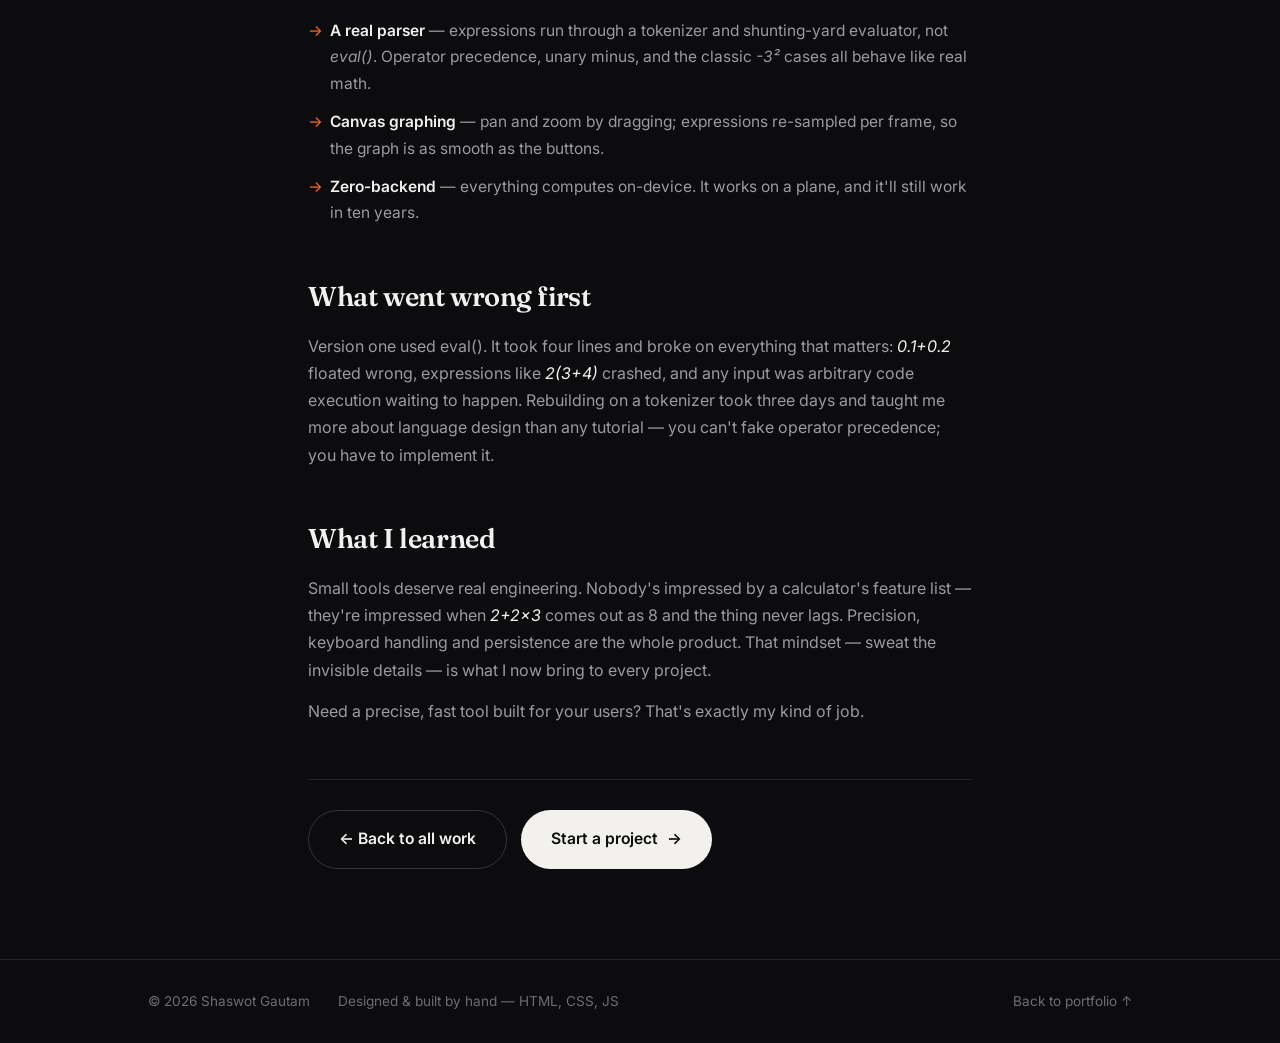
<file: case-study-megacalc.html>
<!DOCTYPE html>
<html lang="en">
<head>
<meta charset="UTF-8" />
<meta name="viewport" content="width=device-width, initial-scale=1.0" />
<title>MegaCalc — Case Study · Shaswot Gautam</title>
<meta name="description" content="How MegaCalc grew from one calculator into a suite — standard, scientific, unit converter, graphing — without eval(). The problem, the build, what went wrong first." />
<meta property="og:title" content="MegaCalc — Case Study" />
<meta property="og:description" content="Four calculators in one, keyboard-first, no eval(). The problem, the build, the learnings." />
<meta name="theme-color" content="#0c0c0e" />
<link rel="icon" type="image/svg+xml" href="data:image/svg+xml,%3Csvg xmlns='http://www.w3.org/2000/svg' viewBox='0 0 100 100'%3E%3Crect width='100' height='100' rx='24' fill='%230c0c0e'/%3E%3Ctext x='50' y='68' font-size='52' text-anchor='middle' fill='%23ff6a2b' font-family='Georgia'%3ES%3C/text%3E%3C/svg%3E" />

<link rel="preconnect" href="https://fonts.googleapis.com" />
<link rel="preconnect" href="https://fonts.gstatic.com" crossorigin />
<link href="https://fonts.googleapis.com/css2?family=Fraunces:ital,opsz,wght@0,9..144,500;0,9..144,600;1,9..144,500&family=Inter:wght@400;500;600;700&family=JetBrains+Mono:wght@400;500&display=swap" rel="stylesheet" />
<link rel="stylesheet" href="style.css?v=6" />

</head>
<body class="case-page">

<header class="nav" id="top">
  <div class="nav-inner">
    <a href="index.html" class="brand"><span class="brand-dot"></span>Shaswot Gautam</a>
    <nav class="nav-links" aria-label="Main">
      <a href="index.html#work">Work</a>
      <a href="index.html#services">Services</a>
      <a href="index.html#about">About</a>
      <a href="index.html#contact">Contact</a>
    </nav>
    <a href="index.html#contact" class="nav-cta">Let's talk</a>
  </div>
</header>

<main>
  <article class="case-wrap">

    <header class="case-hero">
      <a href="index.html#work" class="case-back">← All work</a>
      <span class="case-kicker mono-label">Case study · 2025</span>
      <h1>Mega<em>Calc.</em></h1>
      <p class="case-dek">
        One calculator that refused to stay one calculator — standard, scientific,
        unit converter, graphing — all keyboard-first, all local.
      </p>
      <div class="case-facts">
        <div><span class="mono-label">Role</span><strong>Design, build, deploy — solo</strong></div>
        <div><span class="mono-label">Stack</span><strong>Vanilla JS · Canvas · Vercel</strong></div>
        <div><span class="mono-label">Status</span><strong>Live, still growing</strong></div>
        <div><span class="mono-label">Timeline</span><strong>Grown since 2025</strong></div>
      </div>
    </header>

    <figure class="case-shot">
      <img src="shots/megacalc.png" alt="MegaCalc scientific calculator interface" width="1440" height="900" style="aspect-ratio:16/10;height:auto" />
      <figcaption>Scientific mode — history running down the side, keyboard throughout.</figcaption>
      <a class="btn btn-solid case-cta" href="https://mega-calculator-zeta.vercel.app/" target="_blank" rel="noopener">Open MegaCalc <span class="arrow">→</span></a>
    </figure>

    <section class="case-body">
      <h2>The problem</h2>
      <p>
        The calculators that ship with your OS haven't improved in a decade. The web ones
        are worse — ads everywhere, one button per click, and the moment you need a unit
        conversion you're off to a different site with three popups.
      </p>
      <p>
        The goal sounds small: <em>one tab, everything computational</em>. Standard and
        scientific modes, a unit converter, a graph, running history — no ads, no accounts,
        no waiting. And it had to feel right to a keyboard user: Enter equals, Esc clears.
      </p>

      <h2>The build</h2>
      <p>
        MegaCalc is deliberately vanilla — no framework, no dependencies. The four modes
        share one expression core; the graph is raw Canvas drawing expressions sampled per
        pixel column; every preference (theme, angle mode, history) persists to localStorage
        so the calculator you left is the calculator you return to.
      </p>
      <ul class="case-points">
        <li><strong>A real parser</strong> — expressions run through a tokenizer and shunting-yard evaluator, not <em>eval()</em>. Operator precedence, unary minus, and the classic <em>-3²</em> cases all behave like real math.</li>
        <li><strong>Canvas graphing</strong> — pan and zoom by dragging; expressions re-sampled per frame, so the graph is as smooth as the buttons.</li>
        <li><strong>Zero-backend</strong> — everything computes on-device. It works on a plane, and it'll still work in ten years.</li>
      </ul>

      <h2>What went wrong first</h2>
      <p>
        Version one used eval(). It took four lines and broke on everything that matters:
        <em>0.1+0.2</em> floated wrong, expressions like <em>2(3+4)</em> crashed, and any
        input was arbitrary code execution waiting to happen. Rebuilding on a tokenizer took
        three days and taught me more about language design than any tutorial — you can't
        fake operator precedence; you have to implement it.
      </p>

      <h2>What I learned</h2>
      <p>
        Small tools deserve real engineering. Nobody's impressed by a calculator's feature
        list — they're impressed when <em>2+2×3</em> comes out as 8 and the thing never
        lags. Precision, keyboard handling and persistence are the whole product. That
        mindset — sweat the invisible details — is what I now bring to every project.
      </p>
      <p>
        Need a precise, fast tool built for your users? That's exactly my kind of job.
      </p>

      <div class="case-nav">
        <a class="btn btn-ghost" href="index.html#work">← Back to all work</a>
        <a class="btn btn-solid" href="index.html#contact">Start a project <span class="arrow">→</span></a>
      </div>
    </section>
  </article>
</main>

<footer>
  <div class="wrap footer-inner">
    <span>© <span id="year">2026</span> Shaswot Gautam</span>
    <span class="footer-note">Designed &amp; built by hand — HTML, CSS, JS</span>
    <a href="index.html#top" class="to-top">Back to portfolio ↑</a>
  </div>
</footer>

<script>
  document.getElementById('year').textContent = new Date().getFullYear();
</script>
</body>
</html>
</file>
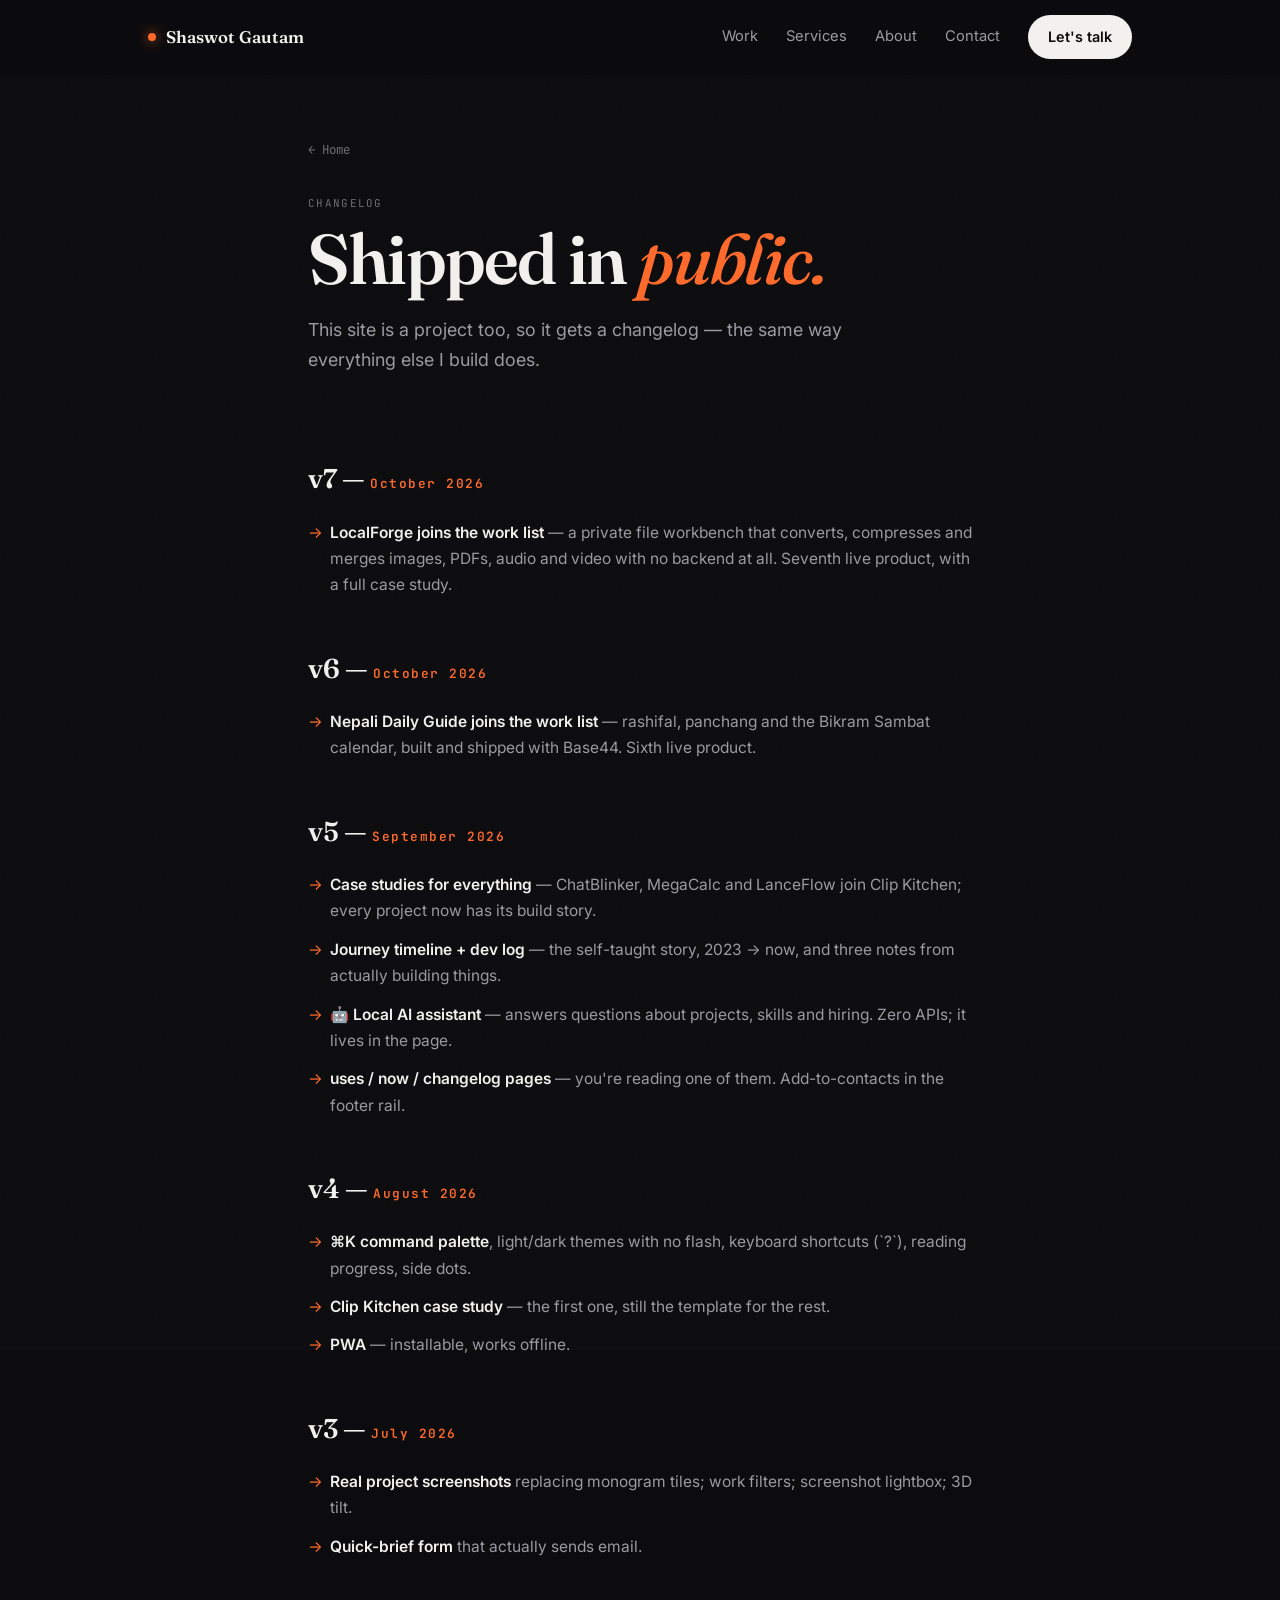
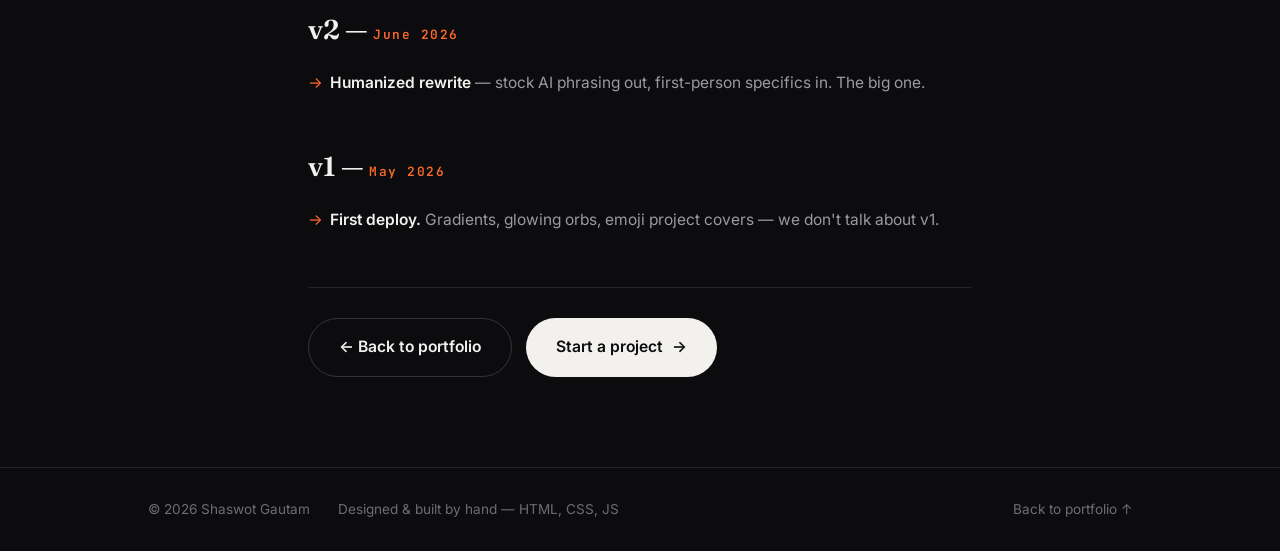
<file: changelog.html>
<!DOCTYPE html>
<html lang="en">
<head>
<meta charset="UTF-8" />
<meta name="viewport" content="width=device-width, initial-scale=1.0" />
<title>Changelog — Shaswot Gautam</title>
<meta name="description" content="The portfolio's own changelog — every version of this site, shipped in public." />
<meta property="og:title" content="Changelog — Shaswot Gautam" />
<meta property="og:description" content="Every version of this site, shipped in public." />
<meta name="theme-color" content="#0c0c0e" />
<link rel="icon" type="image/svg+xml" href="data:image/svg+xml,%3Csvg xmlns='http://www.w3.org/2000/svg' viewBox='0 0 100 100'%3E%3Crect width='100' height='100' rx='24' fill='%230c0c0e'/%3E%3Ctext x='50' y='68' font-size='52' text-anchor='middle' fill='%23ff6a2b' font-family='Georgia'%3ES%3C/text%3E%3C/svg%3E" />

<link rel="preconnect" href="https://fonts.googleapis.com" />
<link rel="preconnect" href="https://fonts.gstatic.com" crossorigin />
<link href="https://fonts.googleapis.com/css2?family=Fraunces:ital,opsz,wght@0,9..144,500;0,9..144,600;1,9..144,500&family=Inter:wght@400;500;600;700&family=JetBrains+Mono:wght@400;500&display=swap" rel="stylesheet" />
<link rel="stylesheet" href="style.css?v=6" />

</head>
<body class="case-page">

<header class="nav" id="top">
  <div class="nav-inner">
    <a href="index.html" class="brand"><span class="brand-dot"></span>Shaswot Gautam</a>
    <nav class="nav-links" aria-label="Main">
      <a href="index.html#work">Work</a>
      <a href="index.html#services">Services</a>
      <a href="index.html#about">About</a>
      <a href="index.html#contact">Contact</a>
    </nav>
    <a href="index.html#contact" class="nav-cta">Let's talk</a>
  </div>
</header>

<main>
  <article class="case-wrap">
    <header class="case-hero">
      <a href="index.html" class="case-back">← Home</a>
      <span class="case-kicker mono-label">Changelog</span>
      <h1>Shipped in <em>public.</em></h1>
      <p class="case-dek">
        This site is a project too, so it gets a changelog — the same way
        everything else I build does.
      </p>
    </header>

    <section class="case-body">
      <h2>v7 — <span class="tl-year">October 2026</span></h2>
      <ul class="case-points">
        <li><strong>LocalForge joins the work list</strong> — a private file workbench that converts, compresses and merges images, PDFs, audio and video with no backend at all. Seventh live product, with a full case study.</li>
      </ul>

      <h2>v6 — <span class="tl-year">October 2026</span></h2>
      <ul class="case-points">
        <li><strong>Nepali Daily Guide joins the work list</strong> — rashifal, panchang and the Bikram Sambat calendar, built and shipped with Base44. Sixth live product.</li>
      </ul>

      <h2>v5 — <span class="tl-year">September 2026</span></h2>
      <ul class="case-points">
        <li><strong>Case studies for everything</strong> — ChatBlinker, MegaCalc and LanceFlow join Clip Kitchen; every project now has its build story.</li>
        <li><strong>Journey timeline + dev log</strong> — the self-taught story, 2023 → now, and three notes from actually building things.</li>
        <li><strong>🤖 Local AI assistant</strong> — answers questions about projects, skills and hiring. Zero APIs; it lives in the page.</li>
        <li><strong>uses / now / changelog pages</strong> — you're reading one of them. Add-to-contacts in the footer rail.</li>
      </ul>

      <h2>v4 — <span class="tl-year">August 2026</span></h2>
      <ul class="case-points">
        <li><strong>⌘K command palette</strong>, light/dark themes with no flash, keyboard shortcuts (`?`), reading progress, side dots.</li>
        <li><strong>Clip Kitchen case study</strong> — the first one, still the template for the rest.</li>
        <li><strong>PWA</strong> — installable, works offline.</li>
      </ul>

      <h2>v3 — <span class="tl-year">July 2026</span></h2>
      <ul class="case-points">
        <li><strong>Real project screenshots</strong> replacing monogram tiles; work filters; screenshot lightbox; 3D tilt.</li>
        <li><strong>Quick-brief form</strong> that actually sends email.</li>
      </ul>

      <h2>v2 — <span class="tl-year">June 2026</span></h2>
      <ul class="case-points">
        <li><strong>Humanized rewrite</strong> — stock AI phrasing out, first-person specifics in. The big one.</li>
      </ul>

      <h2>v1 — <span class="tl-year">May 2026</span></h2>
      <ul class="case-points">
        <li><strong>First deploy.</strong> Gradients, glowing orbs, emoji project covers — we don't talk about v1.</li>
      </ul>

      <div class="case-nav">
        <a class="btn btn-ghost" href="index.html">← Back to portfolio</a>
        <a class="btn btn-solid" href="index.html#contact">Start a project <span class="arrow">→</span></a>
      </div>
    </section>
  </article>
</main>

<footer>
  <div class="wrap footer-inner">
    <span>© <span id="year">2026</span> Shaswot Gautam</span>
    <span class="footer-note">Designed &amp; built by hand — HTML, CSS, JS</span>
    <a href="index.html#top" class="to-top">Back to portfolio ↑</a>
  </div>
</footer>

<script>
  document.getElementById('year').textContent = new Date().getFullYear();
</script>
</body>
</html>
</file>
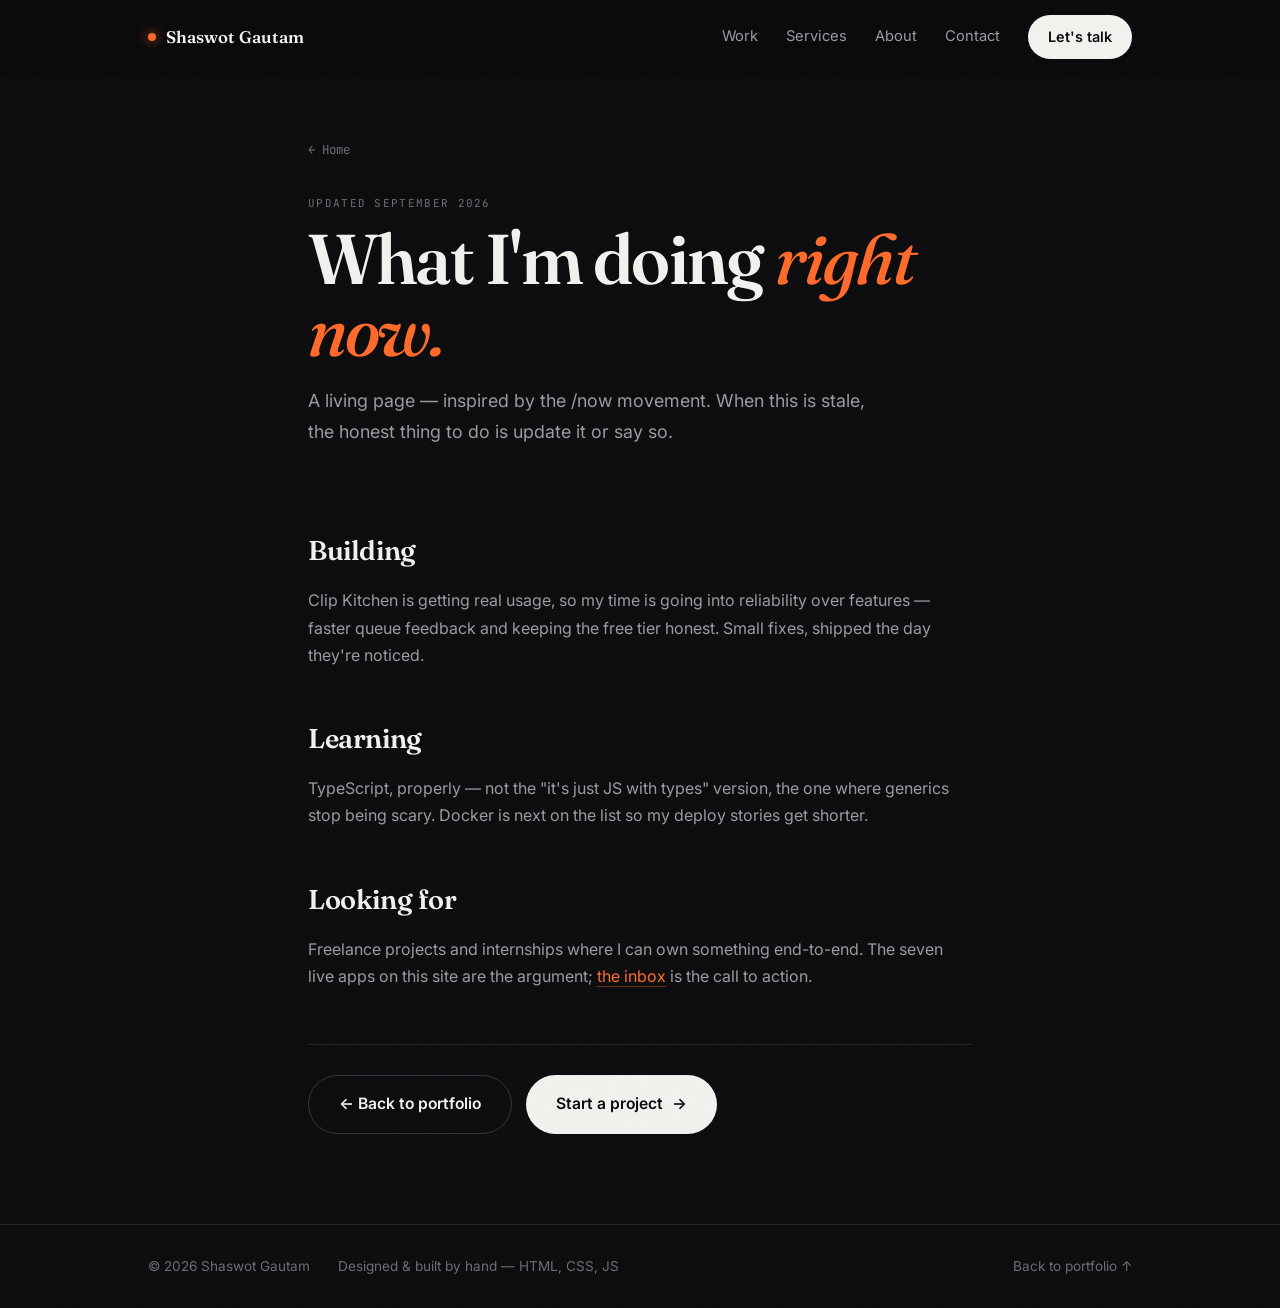
<file: now.html>
<!DOCTYPE html>
<html lang="en">
<head>
<meta charset="UTF-8" />
<meta name="viewport" content="width=device-width, initial-scale=1.0" />
<title>Now — Shaswot Gautam</title>
<meta name="description" content="What Shaswot Gautam is building and learning right now — a living page, updated as things change." />
<meta property="og:title" content="Now — Shaswot Gautam" />
<meta property="og:description" content="What I'm building and learning right now." />
<meta name="theme-color" content="#0c0c0e" />
<link rel="icon" type="image/svg+xml" href="data:image/svg+xml,%3Csvg xmlns='http://www.w3.org/2000/svg' viewBox='0 0 100 100'%3E%3Crect width='100' height='100' rx='24' fill='%230c0c0e'/%3E%3Ctext x='50' y='68' font-size='52' text-anchor='middle' fill='%23ff6a2b' font-family='Georgia'%3ES%3C/text%3E%3C/svg%3E" />

<link rel="preconnect" href="https://fonts.googleapis.com" />
<link rel="preconnect" href="https://fonts.gstatic.com" crossorigin />
<link href="https://fonts.googleapis.com/css2?family=Fraunces:ital,opsz,wght@0,9..144,500;0,9..144,600;1,9..144,500&family=Inter:wght@400;500;600;700&family=JetBrains+Mono:wght@400;500&display=swap" rel="stylesheet" />
<link rel="stylesheet" href="style.css?v=6" />

</head>
<body class="case-page">

<header class="nav" id="top">
  <div class="nav-inner">
    <a href="index.html" class="brand"><span class="brand-dot"></span>Shaswot Gautam</a>
    <nav class="nav-links" aria-label="Main">
      <a href="index.html#work">Work</a>
      <a href="index.html#services">Services</a>
      <a href="index.html#about">About</a>
      <a href="index.html#contact">Contact</a>
    </nav>
    <a href="index.html#contact" class="nav-cta">Let's talk</a>
  </div>
</header>

<main>
  <article class="case-wrap">
    <header class="case-hero">
      <a href="index.html" class="case-back">← Home</a>
      <span class="case-kicker mono-label">Updated September 2026</span>
      <h1>What I'm doing <em>right now.</em></h1>
      <p class="case-dek">
        A living page — inspired by the /now movement. When this is stale,
        the honest thing to do is update it or say so.
      </p>
    </header>

    <section class="case-body">
      <h2>Building</h2>
      <p>
        Clip Kitchen is getting real usage, so my time is going into reliability over
        features — faster queue feedback and keeping the free tier honest. Small fixes,
        shipped the day they're noticed.
      </p>

      <h2>Learning</h2>
      <p>
        TypeScript, properly — not the "it's just JS with types" version, the one where
        generics stop being scary. Docker is next on the list so my deploy stories get
        shorter.
      </p>

      <h2>Looking for</h2>
      <p>
        Freelance projects and internships where I can own something end-to-end.
        The seven live apps on this site are the argument; <a href="index.html#contact" class="inline-accent">the inbox</a> is the call to action.
      </p>

      <div class="case-nav">
        <a class="btn btn-ghost" href="index.html">← Back to portfolio</a>
        <a class="btn btn-solid" href="index.html#contact">Start a project <span class="arrow">→</span></a>
      </div>
    </section>
  </article>
</main>

<footer>
  <div class="wrap footer-inner">
    <span>© <span id="year">2026</span> Shaswot Gautam</span>
    <span class="footer-note">Designed &amp; built by hand — HTML, CSS, JS</span>
    <a href="index.html#top" class="to-top">Back to portfolio ↑</a>
  </div>
</footer>

<script>
  document.getElementById('year').textContent = new Date().getFullYear();
</script>
</body>
</html>
</file>
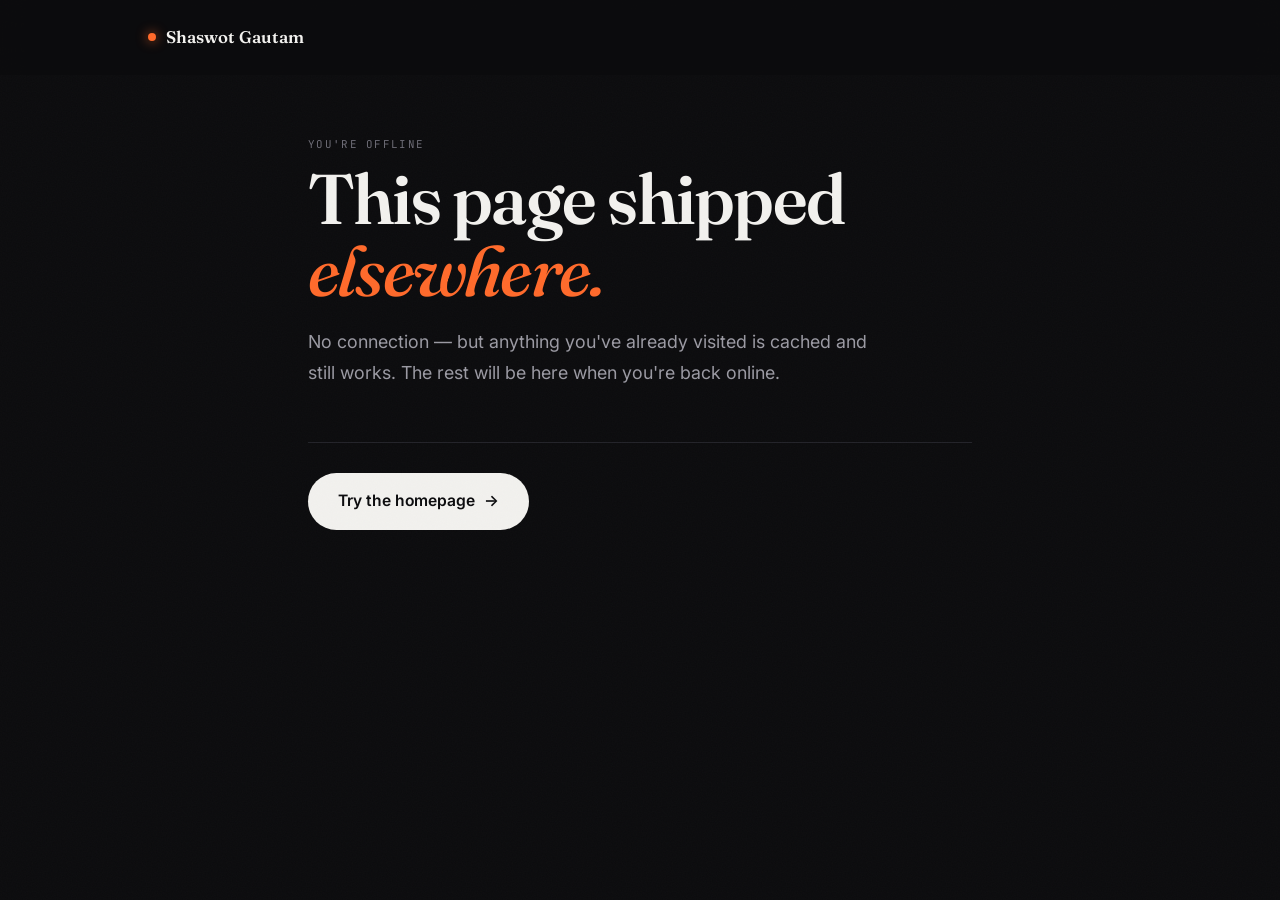
<file: offline.html>
<!DOCTYPE html>
<html lang="en">
<head>
<meta charset="UTF-8" />
<meta name="viewport" content="width=device-width, initial-scale=1.0" />
<title>Offline — Shaswot Gautam</title>
<meta name="theme-color" content="#0c0c0e" />
<link rel="icon" type="image/svg+xml" href="data:image/svg+xml,%3Csvg xmlns='http://www.w3.org/2000/svg' viewBox='0 0 100 100'%3E%3Crect width='100' height='100' rx='24' fill='%230c0c0e'/%3E%3Ctext x='50' y='68' font-size='52' text-anchor='middle' fill='%23ff6a2b' font-family='Georgia'%3ES%3C/text%3E%3C/svg%3E" />
<link rel="preconnect" href="https://fonts.googleapis.com" />
<link rel="preconnect" href="https://fonts.gstatic.com" crossorigin />
<link href="https://fonts.googleapis.com/css2?family=Fraunces:ital,opsz,wght@0,9..144,500;0,9..144,600;1,9..144,500&family=Inter:wght@400;500;600;700&family=JetBrains+Mono:wght@400;500&display=swap" rel="stylesheet" />
<link rel="stylesheet" href="style.css?v=6" />
</head>
<body class="case-page">

<header class="nav">
  <div class="nav-inner">
    <a href="index.html" class="brand"><span class="brand-dot"></span>Shaswot Gautam</a>
  </div>
</header>

<main>
  <article class="case-wrap">
    <header class="case-hero">
      <span class="case-kicker mono-label">You're offline</span>
      <h1>This page shipped <em>elsewhere.</em></h1>
      <p class="case-dek">
        No connection — but anything you've already visited is cached and
        still works. The rest will be here when you're back online.
      </p>
      <div class="case-nav">
        <a class="btn btn-solid" href="index.html">Try the homepage <span class="arrow">→</span></a>
      </div>
    </header>
  </article>
</main>

</body>
</html>
</file>
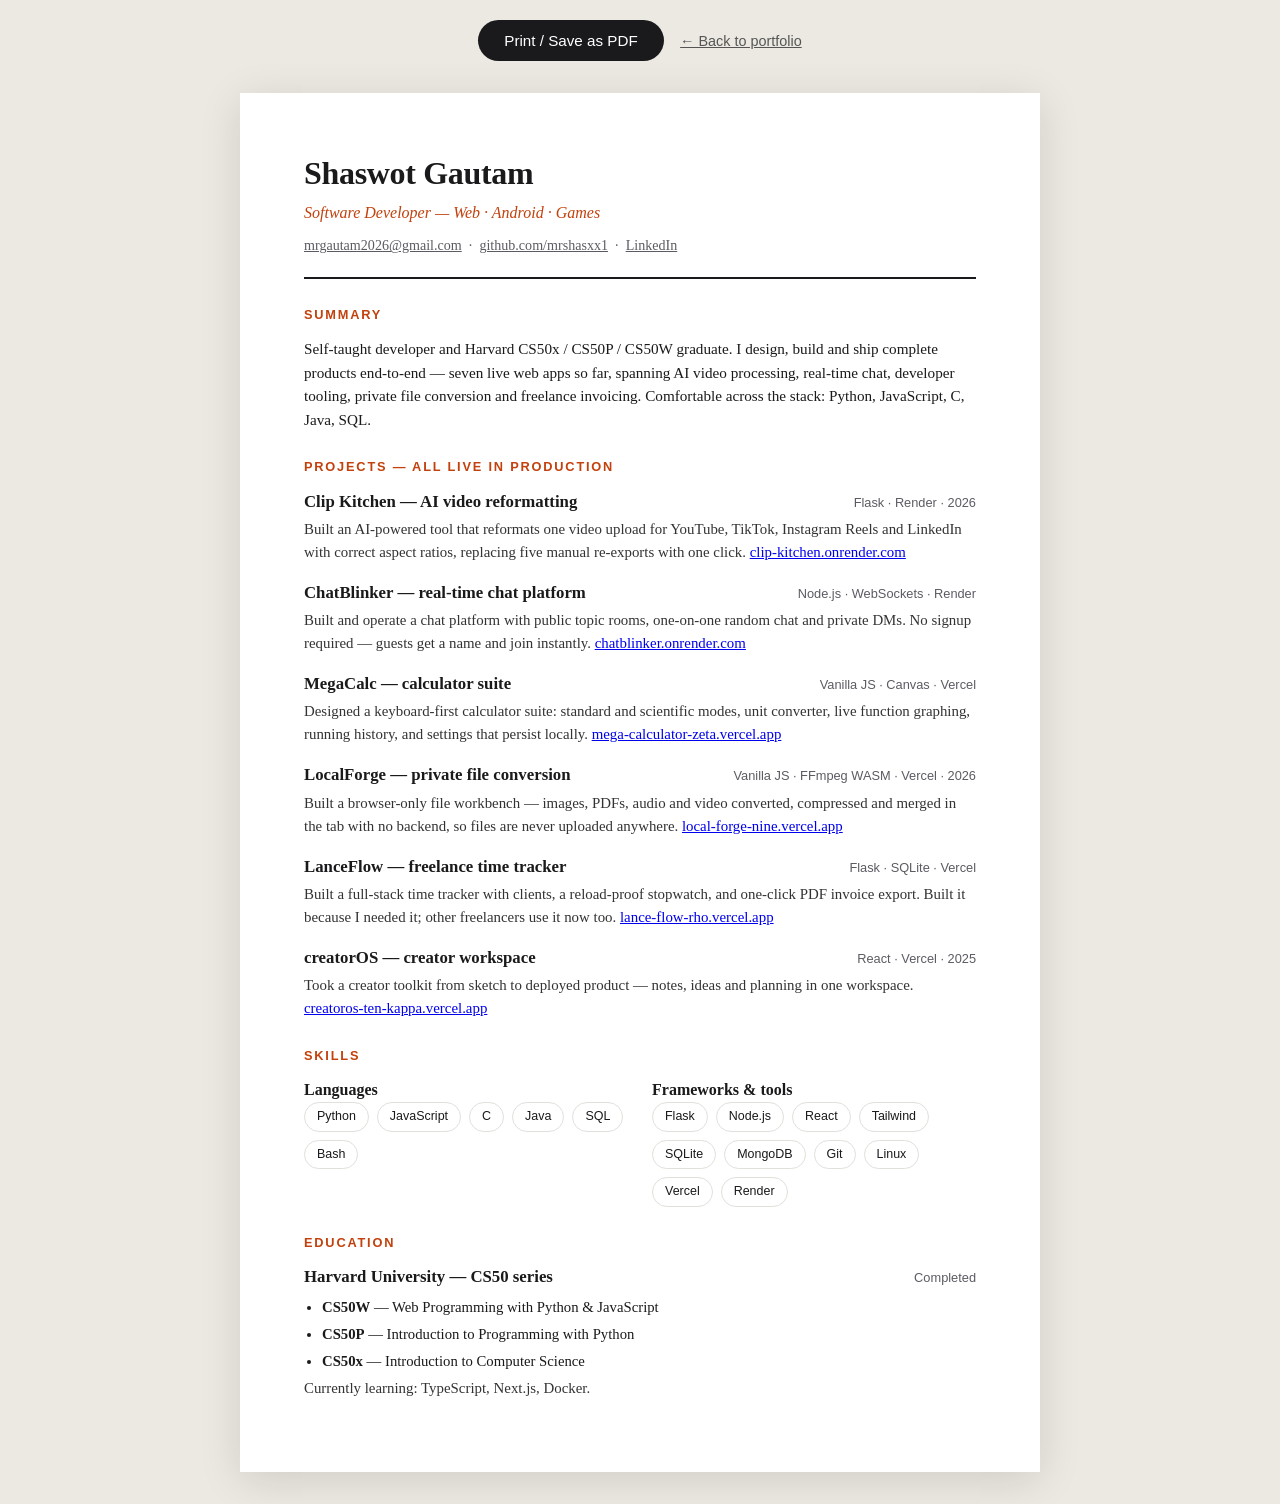
<file: resume.html>
<!DOCTYPE html>
<html lang="en">
<head>
<meta charset="UTF-8" />
<meta name="viewport" content="width=device-width, initial-scale=1.0" />
<title>Shaswot Gautam — Résumé</title>
<style>
  :root {
    --ink: #1a1a1c;
    --muted: #5c5b63;
    --line: #e2e0da;
    --accent: #c2410c;
  }
  * { margin: 0; padding: 0; box-sizing: border-box; }
  body {
    font-family: Georgia, 'Times New Roman', serif;
    color: var(--ink);
    background: #ece9e2;
    line-height: 1.55;
  }
  .page {
    max-width: 800px;
    margin: 32px auto;
    background: #fff;
    padding: 56px 64px;
    box-shadow: 0 8px 40px rgba(0, 0, 0, 0.12);
  }
  header { border-bottom: 2px solid var(--ink); padding-bottom: 20px; margin-bottom: 24px; }
  h1 { font-size: 2rem; letter-spacing: -0.01em; }
  .role { color: var(--accent); font-style: italic; margin-top: 2px; }
  .contact-line { margin-top: 10px; font-size: 0.88rem; color: var(--muted); }
  .contact-line a { color: inherit; }
  h2 {
    font-size: 0.8rem; text-transform: uppercase; letter-spacing: 0.14em;
    color: var(--accent); margin: 26px 0 12px;
    font-family: Arial, sans-serif;
  }
  .item { margin-bottom: 16px; }
  .item-top { display: flex; justify-content: space-between; gap: 12px; align-items: baseline; }
  .item h3 { font-size: 1.05rem; }
  .item .meta { font-size: 0.8rem; color: var(--muted); white-space: nowrap; font-family: Arial, sans-serif; }
  .item p { font-size: 0.93rem; color: #333; margin-top: 3px; }
  ul { margin: 6px 0 0 18px; }
  li { font-size: 0.92rem; margin-bottom: 4px; }
  .cols { display: grid; grid-template-columns: 1fr 1fr; gap: 24px; }
  .chips { display: flex; flex-wrap: wrap; gap: 8px; }
  .chip {
    font-family: Arial, sans-serif; font-size: 0.78rem;
    border: 1px solid var(--line); border-radius: 999px; padding: 4px 12px;
  }
  .no-print {
    max-width: 800px; margin: 20px auto; text-align: center;
    font-family: Arial, sans-serif;
  }
  .no-print button {
    background: #1a1a1c; color: #fff; border: 0; border-radius: 999px;
    padding: 12px 26px; font-size: 0.95rem; cursor: pointer;
  }
  .no-print .back { display: inline-block; margin-left: 12px; color: #555; font-size: 0.9rem; }
  .edu-note { font-size: 0.88rem; color: var(--muted); }

  @media print {
    body { background: #fff; }
    .page { margin: 0; box-shadow: none; padding: 24px 8px; max-width: none; }
    .no-print { display: none; }
    .item, h2 { break-inside: avoid; }
  }
  @media (max-width: 640px) {
    .page { padding: 32px 22px; margin: 0; }
    .cols { grid-template-columns: 1fr; }
    .item-top { flex-direction: column; gap: 1px; }
  }
</style>
</head>
<body>

<div class="no-print">
  <button onclick="window.print()">Print / Save as PDF</button>
  <a class="back" href="index.html">← Back to portfolio</a>
</div>

<div class="page">
  <header>
    <h1>Shaswot Gautam</h1>
    <p class="role">Software Developer — Web · Android · Games</p>
    <p class="contact-line">
      <a href="mailto:mrgautam2026@gmail.com">mrgautam2026@gmail.com</a>
      &nbsp;·&nbsp; <a href="https://github.com/mrshasxx1">github.com/mrshasxx1</a>
      &nbsp;·&nbsp; <a href="https://www.linkedin.com/in/mr-shashwat-84a60b40b/">LinkedIn</a>
    </p>
  </header>

  <h2>Summary</h2>
  <p style="font-size:0.95rem">
    Self-taught developer and Harvard CS50x / CS50P / CS50W graduate. I design, build and ship
    complete products end-to-end — seven live web apps so far, spanning AI video processing,
    real-time chat, developer tooling, private file conversion and freelance invoicing.
    Comfortable across the stack: Python, JavaScript, C, Java, SQL.
  </p>

  <h2>Projects — all live in production</h2>

  <div class="item">
    <div class="item-top">
      <h3>Clip Kitchen — AI video reformatting</h3>
      <span class="meta">Flask · Render · 2026</span>
    </div>
    <p>Built an AI-powered tool that reformats one video upload for YouTube, TikTok, Instagram
    Reels and LinkedIn with correct aspect ratios, replacing five manual re-exports with one click.
    <a href="https://clip-kitchen.onrender.com/">clip-kitchen.onrender.com</a></p>
  </div>

  <div class="item">
    <div class="item-top">
      <h3>ChatBlinker — real-time chat platform</h3>
      <span class="meta">Node.js · WebSockets · Render</span>
    </div>
    <p>Built and operate a chat platform with public topic rooms, one-on-one random chat and
    private DMs. No signup required — guests get a name and join instantly.
    <a href="https://chatblinker.onrender.com/">chatblinker.onrender.com</a></p>
  </div>

  <div class="item">
    <div class="item-top">
      <h3>MegaCalc — calculator suite</h3>
      <span class="meta">Vanilla JS · Canvas · Vercel</span>
    </div>
    <p>Designed a keyboard-first calculator suite: standard and scientific modes, unit converter,
    live function graphing, running history, and settings that persist locally.
    <a href="https://mega-calculator-zeta.vercel.app/">mega-calculator-zeta.vercel.app</a></p>
  </div>

  <div class="item">
    <div class="item-top">
      <h3>LocalForge — private file conversion</h3>
      <span class="meta">Vanilla JS · FFmpeg WASM · Vercel · 2026</span>
    </div>
    <p>Built a browser-only file workbench — images, PDFs, audio and video converted,
    compressed and merged in the tab with no backend, so files are never uploaded anywhere.
    <a href="https://local-forge-nine.vercel.app/">local-forge-nine.vercel.app</a></p>
  </div>

  <div class="item">
    <div class="item-top">
      <h3>LanceFlow — freelance time tracker</h3>
      <span class="meta">Flask · SQLite · Vercel</span>
    </div>
    <p>Built a full-stack time tracker with clients, a reload-proof stopwatch, and one-click
    PDF invoice export. Built it because I needed it; other freelancers use it now too.
    <a href="https://lance-flow-rho.vercel.app/">lance-flow-rho.vercel.app</a></p>
  </div>

  <div class="item">
    <div class="item-top">
      <h3>creatorOS — creator workspace</h3>
      <span class="meta">React · Vercel · 2025</span>
    </div>
    <p>Took a creator toolkit from sketch to deployed product — notes, ideas and planning in
    one workspace. <a href="https://creatoros-ten-kappa.vercel.app">creatoros-ten-kappa.vercel.app</a></p>
  </div>

  <h2>Skills</h2>
  <div class="cols">
    <div>
      <p><strong>Languages</strong></p>
      <div class="chips">
        <span class="chip">Python</span><span class="chip">JavaScript</span><span class="chip">C</span>
        <span class="chip">Java</span><span class="chip">SQL</span><span class="chip">Bash</span>
      </div>
    </div>
    <div>
      <p><strong>Frameworks &amp; tools</strong></p>
      <div class="chips">
        <span class="chip">Flask</span><span class="chip">Node.js</span><span class="chip">React</span>
        <span class="chip">Tailwind</span><span class="chip">SQLite</span><span class="chip">MongoDB</span>
        <span class="chip">Git</span><span class="chip">Linux</span><span class="chip">Vercel</span><span class="chip">Render</span>
      </div>
    </div>
  </div>

  <h2>Education</h2>
  <div class="item">
    <div class="item-top">
      <h3>Harvard University — CS50 series</h3>
      <span class="meta">Completed</span>
    </div>
    <ul>
      <li><strong>CS50W</strong> — Web Programming with Python &amp; JavaScript</li>
      <li><strong>CS50P</strong> — Introduction to Programming with Python</li>
      <li><strong>CS50x</strong> — Introduction to Computer Science</li>
    </ul>
    <p class="edu-note">Currently learning: TypeScript, Next.js, Docker.</p>
  </div>
</div>

<script>
  // If opened as "Download CV", jump straight to the print dialog.
  if (location.hash === '#print') {
    window.addEventListener('load', () => setTimeout(() => window.print(), 400));
  }
</script>
</body>
</html>
</file>
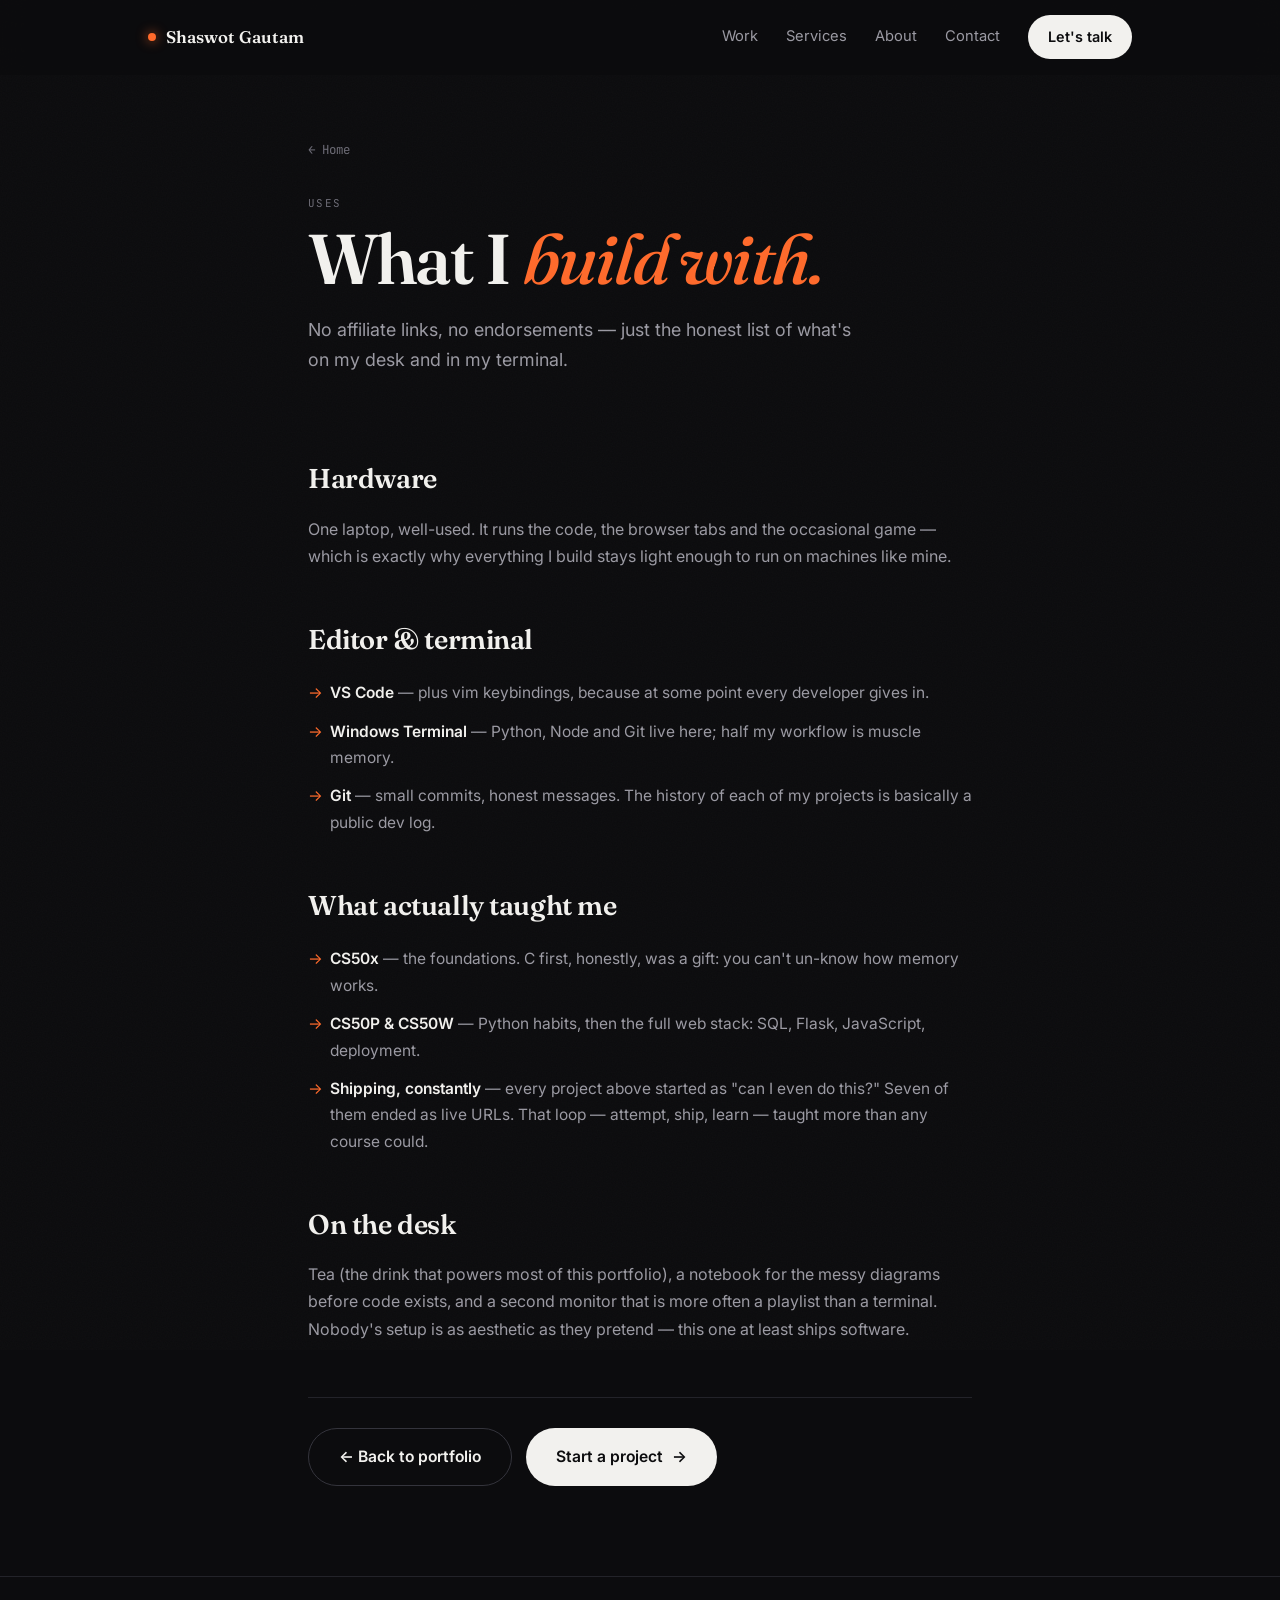
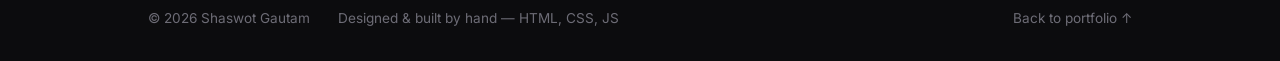
<file: uses.html>
<!DOCTYPE html>
<html lang="en">
<head>
<meta charset="UTF-8" />
<meta name="viewport" content="width=device-width, initial-scale=1.0" />
<title>Uses — Shaswot Gautam</title>
<meta name="description" content="What Shaswot Gautam uses to build things: hardware, editor, terminal and the resources that actually taught him." />
<meta property="og:title" content="Uses — Shaswot Gautam" />
<meta property="og:description" content="Hardware, editor, terminal, and the resources that actually taught me." />
<meta name="theme-color" content="#0c0c0e" />
<link rel="icon" type="image/svg+xml" href="data:image/svg+xml,%3Csvg xmlns='http://www.w3.org/2000/svg' viewBox='0 0 100 100'%3E%3Crect width='100' height='100' rx='24' fill='%230c0c0e'/%3E%3Ctext x='50' y='68' font-size='52' text-anchor='middle' fill='%23ff6a2b' font-family='Georgia'%3ES%3C/text%3E%3C/svg%3E" />

<link rel="preconnect" href="https://fonts.googleapis.com" />
<link rel="preconnect" href="https://fonts.gstatic.com" crossorigin />
<link href="https://fonts.googleapis.com/css2?family=Fraunces:ital,opsz,wght@0,9..144,500;0,9..144,600;1,9..144,500&family=Inter:wght@400;500;600;700&family=JetBrains+Mono:wght@400;500&display=swap" rel="stylesheet" />
<link rel="stylesheet" href="style.css?v=6" />

</head>
<body class="case-page">

<header class="nav" id="top">
  <div class="nav-inner">
    <a href="index.html" class="brand"><span class="brand-dot"></span>Shaswot Gautam</a>
    <nav class="nav-links" aria-label="Main">
      <a href="index.html#work">Work</a>
      <a href="index.html#services">Services</a>
      <a href="index.html#about">About</a>
      <a href="index.html#contact">Contact</a>
    </nav>
    <a href="index.html#contact" class="nav-cta">Let's talk</a>
  </div>
</header>

<main>
  <article class="case-wrap">
    <header class="case-hero">
      <a href="index.html" class="case-back">← Home</a>
      <span class="case-kicker mono-label">Uses</span>
      <h1>What I <em>build with.</em></h1>
      <p class="case-dek">
        No affiliate links, no endorsements — just the honest list of what's
        on my desk and in my terminal.
      </p>
    </header>

    <section class="case-body">
      <h2>Hardware</h2>
      <p>
        One laptop, well-used. It runs the code, the browser tabs and the occasional
        game — which is exactly why everything I build stays light enough to run on
        machines like mine.
      </p>

      <h2>Editor &amp; terminal</h2>
      <ul class="case-points">
        <li><strong>VS Code</strong> — plus vim keybindings, because at some point every developer gives in.</li>
        <li><strong>Windows Terminal</strong> — Python, Node and Git live here; half my workflow is muscle memory.</li>
        <li><strong>Git</strong> — small commits, honest messages. The history of each of my projects is basically a public dev log.</li>
      </ul>

      <h2>What actually taught me</h2>
      <ul class="case-points">
        <li><strong>CS50x</strong> — the foundations. C first, honestly, was a gift: you can't un-know how memory works.</li>
        <li><strong>CS50P &amp; CS50W</strong> — Python habits, then the full web stack: SQL, Flask, JavaScript, deployment.</li>
        <li><strong>Shipping, constantly</strong> — every project above started as "can I even do this?" Seven of them ended as live URLs. That loop — attempt, ship, learn — taught more than any course could.</li>
      </ul>

      <h2>On the desk</h2>
      <p>
        Tea (the drink that powers most of this portfolio), a notebook for the messy
        diagrams before code exists, and a second monitor that is more often a playlist
        than a terminal. Nobody's setup is as aesthetic as they pretend — this one at
        least ships software.
      </p>

      <div class="case-nav">
        <a class="btn btn-ghost" href="index.html">← Back to portfolio</a>
        <a class="btn btn-solid" href="index.html#contact">Start a project <span class="arrow">→</span></a>
      </div>
    </section>
  </article>
</main>

<footer>
  <div class="wrap footer-inner">
    <span>© <span id="year">2026</span> Shaswot Gautam</span>
    <span class="footer-note">Designed &amp; built by hand — HTML, CSS, JS</span>
    <a href="index.html#top" class="to-top">Back to portfolio ↑</a>
  </div>
</footer>

<script>
  document.getElementById('year').textContent = new Date().getFullYear();
</script>
</body>
</html>
</file>
<file: style.css>
/* ============================================================
   Shaswot Gautam — portfolio
   Modern dark: near-black, warm orange, big serif moments.
   ============================================================ */

:root {
  --bg: #0c0c0e;
  --bg-raise: #141417;
  --card: #17171b;
  --line: #232329;
  --line-strong: #34343c;
  --ink: #f2f1ee;
  --muted: #9b9aa3;
  --dim: #6d6c76;
  --accent: #ff6a2b;
  --accent-soft: rgba(255, 106, 43, 0.12);

  /* component tokens (flip in light mode) */
  --nav-bg: rgba(12, 12, 14, 0.7);
  --panel-bg: rgba(20, 20, 23, 0.98);
  --overlay-bg: rgba(8, 8, 10, 0.6);
  --on-solid: #0c0c0e;
  --shadow-card: rgba(0, 0, 0, 0.4);
  --shadow-deep: rgba(0, 0, 0, 0.6);
  --grain-opacity: 0.05;

  --serif: 'Fraunces', Georgia, serif;
  --sans: 'Inter', -apple-system, 'Segoe UI', Roboto, sans-serif;
  --mono: 'JetBrains Mono', 'SFMono-Regular', Consolas, monospace;

  --max-w: 1080px;
  --pad: clamp(20px, 5vw, 48px);
  --ease: cubic-bezier(0.22, 1, 0.36, 1);
  --radius: 18px;

  color-scheme: dark;
}

/* ---------- LIGHT THEME ---------- */
html[data-theme='light'] {
  --bg: #faf7f2;
  --bg-raise: #f1ece4;
  --card: #ffffff;
  --line: #e4ddd2;
  --line-strong: #cfc5b6;
  --ink: #1d1a16;
  --muted: #5f5a52;
  --dim: #8d867b;
  --accent: #e04f0e;
  --accent-soft: rgba(224, 79, 14, 0.1);

  --nav-bg: rgba(250, 247, 242, 0.75);
  --panel-bg: rgba(255, 255, 255, 0.98);
  --overlay-bg: rgba(28, 24, 18, 0.4);
  --on-solid: #faf7f2;
  --shadow-card: rgba(93, 74, 54, 0.14);
  --shadow-deep: rgba(93, 74, 54, 0.28);
  --grain-opacity: 0.035;

  color-scheme: light;
}
html[data-theme='light'] body::after { opacity: var(--grain-opacity); }
html[data-theme='light'] .glow-1 { background: rgba(224, 79, 14, 0.08); }
html[data-theme='light'] .glow-2 { background: rgba(120, 90, 255, 0.07); }
html[data-theme='light'] .work-shot img { filter: saturate(0.98); }
html[data-theme='light'] ::selection { color: #fff; }
html[data-theme='light'] .work-shot-label { background: rgba(250, 247, 242, 0.9); }
html[data-theme='light'] .mobile-menu { background: rgba(250, 247, 242, 0.97); }
html[data-theme='light'] .work-item:hover .work-shot { box-shadow: 0 16px 44px var(--shadow-card); }
html[data-theme='light'] .service-card:hover,
html[data-theme='light'] .quote-card:hover,
html[data-theme='light'] .course-list li:hover { box-shadow: 0 16px 40px var(--shadow-card); }
html[data-theme='light'] .cmdk-panel { box-shadow: 0 30px 80px var(--shadow-deep); }
html[data-theme='light'] .work-flag.live { color: #148a55; border-color: rgba(20, 138, 85, 0.45); }
html[data-theme='light'] .bot-head-dot { background: #148a55; box-shadow: 0 0 0 4px rgba(20, 138, 85, 0.15); }

/* theme toggle */
.theme-toggle {
  position: relative; width: 40px; height: 40px;
  border: 1px solid var(--line); border-radius: 999px;
  background: var(--bg-raise); overflow: hidden;
  transition: border-color 0.2s, transform 0.25s var(--ease);
}
.theme-toggle:hover { border-color: var(--line-strong); transform: translateY(-2px) rotate(12deg); }
.theme-ico {
  position: absolute; inset: 0; display: grid; place-items: center;
  font-size: 0.95rem; transition: transform 0.45s var(--ease), opacity 0.3s;
}
.theme-ico-sun { color: var(--accent); transform: translateY(130%); opacity: 0; }
.theme-ico-moon { color: var(--ink); }
html[data-theme='light'] .theme-ico-sun { transform: none; opacity: 1; }
html[data-theme='light'] .theme-ico-moon { transform: translateY(-130%); opacity: 0; }

* { margin: 0; padding: 0; box-sizing: border-box; }

html { scroll-behavior: smooth; }

body {
  background: var(--bg);
  color: var(--ink);
  font-family: var(--sans);
  font-size: 16px;
  line-height: 1.7;
  -webkit-font-smoothing: antialiased;
  text-rendering: optimizeLegibility;
  overflow-x: hidden;
}

a { color: inherit; text-decoration: none; }
ul { list-style: none; }
button { font-family: inherit; cursor: pointer; }
img { max-width: 100%; }
::selection { background: rgba(255, 106, 43, 0.3); color: var(--on-solid); }

/* film grain over everything, barely there */
body::after {
  content: ""; position: fixed; inset: -50%; z-index: 1; pointer-events: none;
  background-image: url("data:image/svg+xml,%3Csvg xmlns='http://www.w3.org/2000/svg' width='160' height='160'%3E%3Cfilter id='n'%3E%3CfeTurbulence type='fractalNoise' baseFrequency='0.8' numOctaves='2'/%3E%3C/filter%3E%3Crect width='100%25' height='100%25' filter='url(%23n)' opacity='0.5'/%3E%3C/svg%3E");
  opacity: var(--grain-opacity);
}

.wrap { max-width: var(--max-w); margin: 0 auto; padding-left: var(--pad); padding-right: var(--pad); position: relative; z-index: 2; }

.skip-link {
  position: absolute; left: 16px; top: -60px; z-index: 300;
  background: var(--accent); color: #0c0c0e;
  padding: 8px 14px; border-radius: 8px; font-size: 0.85rem; font-weight: 600;
  transition: top 0.2s;
}
.skip-link:focus { top: 12px; }

:focus-visible { outline: 2px solid var(--accent); outline-offset: 3px; border-radius: 4px; }

/* ---------- nav ---------- */

.nav {
  position: sticky; top: 0; z-index: 100;
  background: var(--nav-bg);
  backdrop-filter: blur(14px);
  -webkit-backdrop-filter: blur(14px);
  border-bottom: 1px solid transparent;
  transition: border-color 0.3s;
}
.nav.scrolled { border-bottom-color: var(--line); }

.nav-inner {
  max-width: var(--max-w); margin: 0 auto;
  padding: 0 var(--pad); height: 74px;
  display: flex; align-items: center; gap: 28px;
}

.brand {
  font-family: var(--serif); font-size: 1.05rem; font-weight: 600;
  display: inline-flex; align-items: center; gap: 10px; white-space: nowrap;
}
.brand-dot {
  width: 8px; height: 8px; border-radius: 50%; background: var(--accent);
  box-shadow: 0 0 12px rgba(255, 106, 43, 0.8);
}

.nav-links { display: flex; gap: 28px; margin-left: auto; }
.nav-links a {
  font-size: 0.92rem; color: var(--muted); position: relative;
  transition: color 0.2s;
}
.nav-links a::after {
  content: ""; position: absolute; left: 0; bottom: -5px;
  width: 100%; height: 1px; background: var(--accent);
  transform: scaleX(0); transform-origin: left;
  transition: transform 0.3s var(--ease);
}
.nav-links a:hover, .nav-links a.active { color: var(--ink); }
.nav-links a:hover::after, .nav-links a.active::after { transform: scaleX(1); }

.nav-cta {
  font-size: 0.9rem; font-weight: 600;
  padding: 10px 20px; border-radius: 999px;
  background: var(--ink); color: var(--on-solid);
  transition: transform 0.25s var(--ease), box-shadow 0.25s, background 0.25s;
}
.nav-cta:hover {
  transform: translateY(-2px);
  background: var(--accent); color: var(--on-solid);
  box-shadow: 0 8px 28px rgba(255, 106, 43, 0.35);
}

.nav-burger {
  display: none; flex-direction: column; gap: 6px; justify-content: center;
  width: 42px; height: 42px; padding: 10px;
  border: 1px solid var(--line-strong); border-radius: 10px;
  background: var(--bg-raise);
}
.nav-burger span {
  display: block; height: 1.5px; width: 100%; background: var(--ink); border-radius: 2px;
  transition: transform 0.3s var(--ease);
}
.nav-burger.open span:first-child { transform: translateY(3.75px) rotate(45deg); }
.nav-burger.open span:last-child { transform: translateY(-3.75px) rotate(-45deg); }

.mobile-menu {
  position: fixed; top: 74px; left: 0; right: 0; z-index: 99;
  background: var(--nav-bg);
  backdrop-filter: blur(16px); -webkit-backdrop-filter: blur(16px);
  border-bottom: 1px solid var(--line);
  padding: 8px var(--pad) 26px;
  display: flex; flex-direction: column;
  transform: translateY(-10px); opacity: 0; pointer-events: none;
  transition: transform 0.3s var(--ease), opacity 0.25s;
}
.mobile-menu.open { transform: none; opacity: 1; pointer-events: auto; }
.mobile-menu a { padding: 14px 2px; border-bottom: 1px solid var(--line); font-size: 1.05rem; }
.mobile-menu a:last-child { border-bottom: 0; color: var(--accent); font-weight: 600; }

/* ---------- hero ---------- */

.hero {
  position: relative; overflow: hidden;
  padding: clamp(70px, 13vh, 130px) 0 0;
}

.glow { position: absolute; border-radius: 50%; filter: blur(110px); pointer-events: none; z-index: 0; }
.glow-1 {
  width: 620px; height: 620px; top: -280px; left: 50%; transform: translateX(-72%);
  background: rgba(255, 106, 43, 0.09);
}
.glow-2 {
  width: 560px; height: 560px; top: -180px; left: 50%; transform: translateX(8%);
  background: rgba(120, 90, 255, 0.08);
}

.hero-wrap { text-align: center; }

.hero-top { display: flex; justify-content: center; margin-bottom: 44px; }

.gh-chip {
  display: inline-flex; align-items: center; gap: 9px;
  font-family: var(--mono); font-size: 0.8rem; color: var(--muted);
  background: var(--bg-raise); border: 1px solid var(--line);
  padding: 9px 16px; border-radius: 999px;
  transition: color 0.2s, border-color 0.2s, transform 0.25s var(--ease);
}
.gh-chip:hover { color: var(--ink); border-color: var(--line-strong); transform: translateY(-2px); }
.gh-chip svg { color: var(--ink); }
.gh-stars { color: var(--accent); font-size: 0.7rem; }

.hero-title {
  font-family: var(--serif); font-weight: 600;
  font-size: clamp(2.9rem, 7.6vw, 5.4rem);
  line-height: 1.04; letter-spacing: -0.025em;
  margin-bottom: 30px;
}
/* word-by-word intro */
.hero-title .w {
  display: inline-block;
  opacity: 0; transform: translateY(0.55em) rotate(2deg);
  transition: opacity 0.55s var(--ease), transform 0.7s var(--ease);
}
.hero-title .w.in { opacity: 1; transform: none; }
.hero-title em {
  font-style: italic; font-weight: 500; color: var(--accent);
}

.hero-sub {
  color: var(--muted); font-size: clamp(1.02rem, 1.6vw, 1.18rem);
  max-width: 560px; margin: 0 auto 40px;
}

.hero-actions { display: flex; justify-content: center; gap: 14px; flex-wrap: wrap; }

.btn {
  display: inline-flex; align-items: center; gap: 9px;
  font-weight: 600; font-size: 0.98rem;
  padding: 15px 30px; border-radius: 999px;
  transition: transform 0.25s var(--ease), box-shadow 0.25s, background 0.25s, border-color 0.25s, color 0.25s;
}
.btn .arrow { transition: transform 0.25s var(--ease); }
.btn:hover .arrow { transform: translateY(3px); }

.btn-solid { background: var(--ink); color: var(--on-solid); }
.btn-solid:hover {
  transform: translateY(-2px); background: var(--accent);
  box-shadow: 0 12px 36px rgba(255, 106, 43, 0.35);
}

.btn-ghost { border: 1px solid var(--line-strong); color: var(--ink); }
.btn-ghost:hover { transform: translateY(-2px); border-color: var(--ink); background: rgba(255, 255, 255, 0.04); }

/* infinite tech strip */
.hero-marquee {
  margin-top: clamp(60px, 10vh, 96px);
  border-top: 1px solid var(--line);
  border-bottom: 1px solid var(--line);
  padding: 20px 0; overflow: hidden;
  -webkit-mask-image: linear-gradient(90deg, transparent, #000 15%, #000 85%, transparent);
  mask-image: linear-gradient(90deg, transparent, #000 15%, #000 85%, transparent);
}
.marquee-track {
  display: inline-flex; align-items: center; white-space: nowrap;
  width: max-content;
  animation: scroll 30s linear infinite;
}
.hero-marquee:hover .marquee-track { animation-play-state: paused; }
@keyframes scroll { to { transform: translateX(-50%); } }
.marquee-track span, .marquee-track i { margin: 0 22px; }
.marquee-track span {
  font-family: var(--mono); font-size: 0.85rem; color: var(--dim);
  letter-spacing: 0.06em;
}
.marquee-track i { color: var(--accent); font-style: normal; font-size: 0.6rem; }

/* ---------- sections ---------- */

.section { padding: clamp(80px, 13vh, 130px) 0; }

.section-head { margin-bottom: clamp(46px, 8vh, 68px); }
.index {
  font-family: var(--mono); font-size: 0.78rem; color: var(--accent);
  display: block; margin-bottom: 16px;
}
.section-head h2 {
  font-family: var(--serif); font-weight: 600;
  font-size: clamp(2.3rem, 5.5vw, 3.7rem);
  letter-spacing: -0.02em; line-height: 1.06;
}
.section-head h2 .dot { color: var(--accent); }
.section-sub { color: var(--muted); max-width: 520px; margin-top: 16px; }

/* ---------- work ---------- */

.work-list { border-top: 1px solid var(--line); }

.work-item {
  display: grid; grid-template-columns: 300px 1fr; gap: 34px;
  padding: 42px 0; border-bottom: 1px solid var(--line);
  position: relative;
}

.work-shot {
  position: relative; display: block;
  border-radius: 14px; overflow: hidden;
  border: 1px solid var(--line);
  background: var(--card);
  align-self: start;
  transition: border-color 0.3s, transform 0.35s var(--ease), box-shadow 0.35s;
}
.work-shot img {
  display: block; width: 100%; height: auto; aspect-ratio: 16 / 10;
  object-fit: cover; object-position: top center;
  filter: saturate(0.92);
  transition: transform 0.5s var(--ease), filter 0.4s;
}
.work-shot .work-shot-label {
  position: absolute; left: 12px; bottom: 12px;
  font-family: var(--serif); font-weight: 600; font-size: 0.95rem;
  color: var(--ink); background: rgba(12, 12, 14, 0.85);
  backdrop-filter: blur(6px);
  border: 1px solid var(--line-strong);
  padding: 5px 12px; border-radius: 999px;
  pointer-events: none;
}
.work-item:hover .work-shot {
  border-color: rgba(255, 106, 43, 0.45);
  transform: translateY(-3px);
  box-shadow: 0 16px 44px rgba(0, 0, 0, 0.45);
}
.work-item:hover .work-shot img { transform: scale(1.04); filter: saturate(1.05); }

.work-mark {
  font-family: var(--serif); font-weight: 600; font-size: 1.8rem;
  color: var(--accent); background: var(--accent-soft);
  border: 1px solid rgba(255, 106, 43, 0.25);
  width: 66px; height: 66px; border-radius: var(--radius);
  display: grid; place-items: center; user-select: none;
  transition: transform 0.35s var(--ease), background 0.3s, color 0.3s, box-shadow 0.3s;
}
.work-item:hover .work-mark {
  background: var(--accent); color: #0c0c0e;
  transform: rotate(-6deg) scale(1.05);
  box-shadow: 0 10px 34px rgba(255, 106, 43, 0.3);
}

.work-title-row { display: flex; align-items: baseline; gap: 12px; flex-wrap: wrap; }
.work-info h3 {
  font-family: var(--serif); font-weight: 600; font-size: 1.55rem; letter-spacing: -0.01em;
  transition: color 0.25s;
}
.work-item:hover .work-info h3 { color: var(--accent); }
.work-flag {
  font-family: var(--mono); font-size: 0.62rem; text-transform: uppercase;
  letter-spacing: 0.14em; color: var(--accent);
  border: 1px solid rgba(255, 106, 43, 0.4); border-radius: 999px; padding: 3px 10px;
}
.work-flag.live {
  color: #3ecf8e; border-color: rgba(62, 207, 142, 0.45);
}
.work-flag.wip {
  color: var(--muted); border-color: var(--line-strong);
}

.work-desc { color: var(--muted); max-width: 580px; margin-top: 10px; font-size: 0.97rem; }

.work-meta { display: flex; flex-wrap: wrap; gap: 6px 20px; margin-top: 16px; }
.work-meta li {
  font-family: var(--mono); font-size: 0.74rem; color: var(--dim);
  display: inline-flex; align-items: center; gap: 20px;
}
.work-meta li + li::before { content: "·"; color: var(--accent); }

.work-link {
  display: inline-flex; align-items: center; gap: 7px;
  margin-top: 20px; font-weight: 600; font-size: 0.93rem; color: var(--ink);
}
.work-link .arrow { transition: transform 0.25s var(--ease); color: var(--accent); }
.work-link:hover .arrow { transform: translateX(5px); }
.work-links {
  display: flex;
  align-items: center;
  gap: 22px;
  flex-wrap: wrap;
  margin-top: 20px;
}
.work-links .work-link { margin-top: 0; }

.work-mark { }

/* ---------- services ---------- */

.service-grid {
  display: grid; grid-template-columns: repeat(4, 1fr); gap: 16px;
}
.service-card {
  border: 1px solid var(--line); border-radius: var(--radius);
  background: var(--card);
  padding: 26px 22px;
  display: flex; flex-direction: column; gap: 10px;
  transition: transform 0.3s var(--ease), border-color 0.3s, background 0.3s, box-shadow 0.3s;
}
.service-card:hover {
  transform: translateY(-5px);
  border-color: rgba(255, 106, 43, 0.4);
  background: var(--bg-raise);
  box-shadow: 0 16px 40px rgba(0, 0, 0, 0.4);
}
.service-no {
  font-family: var(--mono); font-size: 0.7rem; color: var(--accent);
}
.service-card h3 {
  font-family: var(--serif); font-weight: 600; font-size: 1.18rem; letter-spacing: -0.01em;
}
.service-card p { color: var(--muted); font-size: 0.88rem; line-height: 1.6; }

/* ---------- about ---------- */

.about-cols { display: grid; grid-template-columns: 1fr 1fr; gap: 24px; }
.about-col { min-width: 0; }

.about-col:first-child { grid-column: 1 / -1; }
.about-lead {
  display: grid; grid-template-columns: 150px 1fr; gap: 28px;
  align-items: start; max-width: 680px;
}
.portrait {
  width: 150px; height: 150px; object-fit: cover;
  border-radius: var(--radius);
  border: 1px solid var(--line-strong);
  filter: saturate(0.95);
}

.col-label {
  font-family: var(--mono); font-size: 0.72rem; font-weight: 500;
  color: var(--dim); text-transform: uppercase; letter-spacing: 0.14em;
  margin-bottom: 18px;
}

.about-lead p { color: var(--muted); }
.about-lead p + p { margin-top: 14px; }
.about-lead p strong { color: var(--ink); font-weight: 500; }

.stack-list { display: flex; flex-direction: column; }
.stack-list li {
  display: flex; flex-direction: column; gap: 3px;
  padding: 13px 0; border-bottom: 1px solid var(--line);
  font-size: 0.95rem;
}
.stack-list li span:first-child {
  font-family: var(--mono); font-size: 0.72rem;
  color: var(--dim); text-transform: uppercase; letter-spacing: 0.1em;
}

.course-list { display: flex; flex-direction: column; gap: 14px; }
.course-list li {
  display: grid; grid-template-columns: 64px 1fr; gap: 4px 14px;
  border: 1px solid var(--line); border-radius: 16px; padding: 16px 18px;
  background: var(--card);
  transition: border-color 0.25s, transform 0.25s var(--ease), box-shadow 0.25s;
}
.course-list li:hover {
  border-color: rgba(255, 106, 43, 0.4);
  transform: translateY(-2px);
  box-shadow: 0 10px 30px rgba(0, 0, 0, 0.35);
}
.course-code {
  font-family: var(--mono); font-weight: 500; font-size: 0.85rem; color: var(--accent);
  grid-row: span 2; padding-top: 2px;
}
.course-name { font-weight: 600; font-size: 0.93rem; line-height: 1.4; }
.course-src { font-size: 0.8rem; color: var(--dim); }

/* ---------- contact ---------- */

.contact-grid {
  display: grid; grid-template-columns: 1fr auto; gap: 48px; align-items: start;
  border-top: 1px solid var(--line); padding-top: 48px;
}

/* quick-brief form */
.contact-form { max-width: 560px; display: flex; flex-direction: column; gap: 16px; }
.form-row { display: grid; grid-template-columns: 1fr 1fr; gap: 16px; }
.form-field { display: flex; flex-direction: column; gap: 7px; }
.form-label {
  font-family: var(--mono); font-size: 0.7rem; color: var(--dim);
  text-transform: uppercase; letter-spacing: 0.12em;
}
.contact-form input,
.contact-form textarea {
  font: inherit; font-size: 0.95rem; color: var(--ink);
  background: var(--bg-raise); border: 1px solid var(--line-strong);
  border-radius: 12px; padding: 13px 16px; resize: vertical;
  transition: border-color 0.2s, box-shadow 0.2s;
}
.contact-form input::placeholder, .contact-form textarea::placeholder { color: var(--dim); }
.contact-form input:focus, .contact-form textarea:focus {
  outline: none; border-color: var(--accent);
  box-shadow: 0 0 0 3px rgba(255, 106, 43, 0.15);
}
.form-send { align-self: flex-start; border: 0; }
.form-send:disabled { opacity: 0.6; cursor: wait; transform: none; }
.form-alt { font-size: 0.78rem; color: var(--dim); }

/* FAQ accordion */
.faq { margin-top: 48px; max-width: 720px; }
.faq-item {
  border-bottom: 1px solid var(--line);
}
.faq-item summary {
  list-style: none; cursor: pointer;
  display: flex; align-items: center; justify-content: space-between; gap: 18px;
  padding: 20px 2px;
  font-weight: 600; font-size: 1rem;
  transition: color 0.2s;
}
.faq-item summary::-webkit-details-marker { display: none; }
.faq-item summary:hover { color: var(--accent); }
.faq-x {
  font-family: var(--mono); color: var(--accent); font-size: 1.2rem; line-height: 1;
  transition: transform 0.3s var(--ease);
}
.faq-item[open] .faq-x { transform: rotate(45deg); }
.faq-item p {
  color: var(--muted); font-size: 0.95rem; padding: 0 40px 22px 2px;
}

/* testimonials */
.quote-grid { display: grid; grid-template-columns: repeat(3, 1fr); gap: 16px; }
.quote-card {
  border: 1px solid var(--line); border-radius: var(--radius);
  background: var(--card); padding: 26px 24px;
  display: flex; flex-direction: column; gap: 22px;
  transition: transform 0.3s var(--ease), border-color 0.3s, box-shadow 0.3s;
}
.quote-card:hover {
  transform: translateY(-4px);
  border-color: rgba(255, 106, 43, 0.35);
  box-shadow: 0 14px 38px rgba(0, 0, 0, 0.4);
}
.quote-card blockquote {
  font-family: var(--serif); font-style: italic; font-weight: 500;
  font-size: 1.02rem; line-height: 1.6; color: var(--ink);
  flex: 1;
}
.quote-card blockquote::before { content: "“"; color: var(--accent); }
.quote-card blockquote::after { content: "”"; color: var(--accent); }
.quote-card figcaption { display: flex; align-items: center; gap: 12px; }
.quote-avatar {
  width: 42px; height: 42px; border-radius: 50%; flex: none;
  display: grid; place-items: center;
  font-family: var(--mono); font-size: 0.72rem; font-weight: 500;
  color: var(--accent); background: var(--accent-soft);
  border: 1px solid rgba(255, 106, 43, 0.3);
}
.quote-who { display: flex; flex-direction: column; line-height: 1.35; }
.quote-who strong { font-size: 0.92rem; font-weight: 600; }
.quote-who span:last-child { font-size: 0.78rem; color: var(--dim); }

.inline-accent { color: var(--accent); border-bottom: 1px solid rgba(255, 106, 43, 0.4); }
.inline-accent:hover { border-bottom-color: var(--accent); }

.contact-main { display: none; }

.contact-side { display: flex; flex-direction: column; min-width: 280px; }
.contact-row {
  display: flex; align-items: center; justify-content: space-between; gap: 24px;
  padding: 16px 2px; border-bottom: 1px solid var(--line);
  font-weight: 500; font-size: 0.95rem;
  transition: padding-left 0.25s var(--ease), color 0.2s;
}
.contact-row .email-text { overflow-wrap: anywhere; }
a.contact-row:hover, div.contact-row:hover a.email-text { color: var(--accent); }
a.contact-row:hover { padding-left: 8px; }
a.contact-row:hover .arrow, div.contact-row:hover .arrow { color: var(--accent); transform: translate(2px, -2px); }

/* ---------- toast ---------- */

.toast {
  position: fixed; bottom: 26px; left: 50%;
  transform: translate(-50%, 16px);
  background: var(--bg-raise); color: var(--ink);
  border: 1px solid var(--line-strong);
  font-size: 0.85rem; font-weight: 500;
  padding: 10px 20px; border-radius: 999px;
  opacity: 0; pointer-events: none; z-index: 200;
  transition: transform 0.35s var(--ease), opacity 0.3s;
}
.toast.show { transform: translate(-50%, 0); opacity: 1; }

/* ---------- footer ---------- */

footer { border-top: 1px solid var(--line); padding: 30px 0; }
.footer-inner {
  display: flex; flex-wrap: wrap; gap: 12px 28px; align-items: center;
  font-size: 0.85rem; color: var(--dim);
}
.footer-note { margin-right: auto; }
.to-top { transition: color 0.2s; }
.to-top:hover { color: var(--ink); }

/* ---------- reveal ---------- */

.reveal { opacity: 0; transform: translateY(20px); transition: opacity 0.7s var(--ease), transform 0.7s var(--ease); }
.reveal.visible { opacity: 1; transform: none; }

/* ---------- responsive ---------- */

@media (max-width: 1000px) {
  .service-grid { grid-template-columns: 1fr 1fr; }
  .quote-grid { grid-template-columns: 1fr; }
}

@media (max-width: 900px) {
  .work-item { grid-template-columns: 1fr; gap: 18px; padding: 36px 0; }
  .work-shot { max-width: 480px; }
}

@media (max-width: 720px) {
  .nav-links, .nav-cta { display: none; }
  .nav-burger { display: flex; }
  .about-cols { grid-template-columns: 1fr; gap: 40px; }
  .about-lead { grid-template-columns: 96px 1fr; gap: 20px; }
  .portrait { width: 96px; height: 96px; border-radius: 14px; }
  .contact-grid { grid-template-columns: 1fr; gap: 36px; }
  .contact-side { min-width: 0; }
  .service-grid { grid-template-columns: 1fr; }
  .form-row { grid-template-columns: 1fr; }
  .footer-inner { justify-content: space-between; }
  .hero-title br { display: none; }
}

/* copy button (email row) */
.copy-btn {
  font-family: var(--mono); font-size: 0.78rem;
  padding: 7px 14px; border-radius: 999px;
  border: 1px solid var(--line-strong); background: none; color: var(--muted);
  transition: all 0.2s; flex: none;
}
.copy-btn:hover { border-color: var(--ink); color: var(--ink); }
.copy-btn.done { border-color: var(--accent); color: var(--accent); }

/* ---------- reduced motion ---------- */

@media (prefers-reduced-motion: reduce) {
  html { scroll-behavior: auto; }
  *, *::before, *::after { animation: none !important; transition: none !important; }
  .reveal { opacity: 1; transform: none; }
  .hero-title .w { opacity: 1; transform: none; }
}

/* ============================================================
   Advanced touches: progress bar, chip, ⌘K, GitHub stats,
   custom cursor, magnetic buttons
   ============================================================ */

/* reading progress */
.scroll-progress {
  position: fixed; top: 0; left: 0; right: 0; height: 2px;
  z-index: 150; pointer-events: none;
  background: linear-gradient(90deg, var(--accent), #ff9a6b);
  transform: scaleX(0); transform-origin: 0 50%;
  box-shadow: 0 0 12px rgba(255, 106, 43, 0.55);
}

/* availability chip */
.hero-top { gap: 12px; flex-wrap: wrap; }
.avail-chip {
  display: inline-flex; align-items: center; gap: 9px;
  font-family: var(--mono); font-size: 0.8rem; color: var(--muted);
  background: var(--bg-raise); border: 1px solid var(--line);
  padding: 9px 16px; border-radius: 999px;
}
.avail-dot {
  width: 8px; height: 8px; border-radius: 50%; background: #3ecf8e;
  animation: pulse-dot 2.2s ease-out infinite;
}
@keyframes pulse-dot {
  0% { box-shadow: 0 0 0 0 rgba(62, 207, 142, 0.55); }
  70% { box-shadow: 0 0 0 9px rgba(62, 207, 142, 0); }
  100% { box-shadow: 0 0 0 0 rgba(62, 207, 142, 0); }
}

/* ⌘K trigger */
.cmdk-trigger {
  display: inline-flex; align-items: center; gap: 6px;
  font-family: var(--mono); font-size: 0.78rem; color: var(--muted);
  background: var(--bg-raise); border: 1px solid var(--line);
  border-radius: 10px; padding: 9px 13px;
  transition: color 0.2s, border-color 0.2s, transform 0.25s var(--ease);
}
.cmdk-trigger:hover { color: var(--ink); border-color: var(--line-strong); transform: translateY(-1px); }
.cmdk-kbd-icon { color: var(--accent); }

/* command palette */
.cmdk-overlay {
  position: fixed; inset: 0; z-index: 400;
  background: var(--overlay-bg);
  backdrop-filter: blur(6px); -webkit-backdrop-filter: blur(6px);
  display: flex; justify-content: center; align-items: flex-start;
  padding: 12vh var(--pad) 0;
  opacity: 0; pointer-events: none; transition: opacity 0.2s;
}
.cmdk-overlay.open { opacity: 1; pointer-events: auto; }
.cmdk-overlay[hidden] { display: none; }
.cmdk-panel {
  width: 100%; max-width: 560px;
  background: var(--panel-bg);
  border: 1px solid var(--line-strong); border-radius: 16px;
  overflow: hidden;
  box-shadow: 0 30px 80px rgba(0, 0, 0, 0.6), 0 0 0 1px rgba(255, 106, 43, 0.06);
  transform: translateY(-10px) scale(0.98);
  transition: transform 0.25s var(--ease);
}
.cmdk-overlay.open .cmdk-panel { transform: none; }
.cmdk-input-row {
  display: flex; align-items: center; gap: 12px;
  padding: 16px 18px; border-bottom: 1px solid var(--line);
}
.cmdk-caret { color: var(--accent); font-weight: 700; }
#cmdkInput {
  flex: 1; background: none; border: 0; outline: none;
  color: var(--ink); font: inherit; font-size: 1rem; min-width: 0;
}
#cmdkInput::placeholder { color: var(--dim); }
.cmdk-esc kbd {
  font-family: var(--mono); font-size: 0.62rem; color: var(--dim);
  border: 1px solid var(--line-strong); border-radius: 5px;
  padding: 2px 6px; background: var(--bg-raise);
}
.cmdk-list { max-height: 316px; overflow: auto; padding: 8px; overscroll-behavior: contain; }
.cmdk-item {
  display: flex; align-items: center; gap: 12px;
  padding: 11px 12px; border-radius: 10px; cursor: pointer;
  font-size: 0.95rem; color: var(--muted);
}
.cmdk-ico {
  width: 28px; height: 28px; border-radius: 8px; flex: none;
  background: var(--bg-raise); border: 1px solid var(--line);
  display: grid; place-items: center;
  font-family: var(--mono); font-size: 0.7rem; color: var(--accent);
}
.cmdk-hint {
  margin-left: auto; font-family: var(--mono); font-size: 0.62rem;
  color: var(--dim); text-transform: uppercase; letter-spacing: 0.08em;
}
.cmdk-item.sel { background: rgba(255, 106, 43, 0.09); color: var(--ink); }
.cmdk-item.sel .cmdk-ico { border-color: rgba(255, 106, 43, 0.45); }
.cmdk-empty { padding: 26px; text-align: center; color: var(--dim); font-size: 0.9rem; }
.cmdk-foot {
  display: flex; gap: 18px; padding: 10px 18px;
  border-top: 1px solid var(--line);
  font-family: var(--mono); font-size: 0.66rem; color: var(--dim);
}
.cmdk-foot kbd {
  font-family: inherit; border: 1px solid var(--line-strong);
  border-radius: 5px; padding: 1px 6px; margin-right: 3px; background: var(--bg-raise);
}

/* quick facts, count-up */
.facts-row {
  margin-top: 44px;
  display: grid; grid-template-columns: repeat(4, 1fr); gap: 14px;
}
.fact {
  border: 1px solid var(--line); border-radius: var(--radius);
  background: var(--card); padding: 22px 20px;
  transition: border-color 0.25s, transform 0.3s var(--ease);
}
.fact:hover { border-color: rgba(255, 106, 43, 0.35); transform: translateY(-3px); }
.fact-num {
  display: block; font-family: var(--serif); font-weight: 600;
  font-size: clamp(2rem, 4vw, 2.7rem); letter-spacing: -0.02em;
  color: var(--accent); line-height: 1.1;
  font-variant-numeric: tabular-nums;
}
.fact-label {
  font-family: var(--mono); font-size: 0.68rem; color: var(--dim);
  text-transform: uppercase; letter-spacing: 0.1em;
}

/* work filters */
.work-filters {
  display: flex; gap: 8px; flex-wrap: wrap;
  margin: -18px 0 34px;
}
.wf-btn {
  font-size: 0.88rem; font-weight: 500; color: var(--muted);
  background: var(--bg-raise); border: 1px solid var(--line);
  border-radius: 999px; padding: 9px 18px;
  transition: all 0.25s var(--ease);
}
.wf-btn:hover { color: var(--ink); border-color: var(--line-strong); transform: translateY(-1px); }
.wf-btn.active {
  background: var(--ink); color: var(--on-solid); border-color: var(--ink);
}
.wf-count {
  font-family: var(--mono); font-size: 0.66rem; opacity: 0.6; margin-left: 3px;
}
.work-item.hidden-by-filter { display: none; }

/* screenshot hover extras: expand hint + spotlight sheen */
.work-shot .work-expand {
  position: absolute; top: 10px; right: 10px;
  width: 30px; height: 30px; border-radius: 8px;
  display: grid; place-items: center;
  font-size: 0.85rem; color: var(--ink);
  background: rgba(12, 12, 14, 0.75); backdrop-filter: blur(6px);
  border: 1px solid var(--line-strong);
  opacity: 0; transform: translateY(-4px);
  transition: opacity 0.25s, transform 0.25s var(--ease);
  pointer-events: none;
}
.work-item:hover .work-expand { opacity: 1; transform: none; }
.work-shot::after {
  content: ""; position: absolute; inset: 0; pointer-events: none;
  background: radial-gradient(500px circle at var(--spot-x, 50%) var(--spot-y, 50%), rgba(255, 255, 255, 0.14), transparent 45%);
  opacity: 0; transition: opacity 0.3s;
}
.work-item:hover .work-shot::after { opacity: 1; }
.work-item.tilting .work-shot { transform-style: preserve-3d; }

/* side section dots */
.side-dots {
  position: fixed; right: 22px; top: 50%; transform: translateY(-50%);
  z-index: 90; display: flex; flex-direction: column; gap: 14px;
}
.side-dots a {
  position: relative; display: grid; place-items: center;
  width: 18px; height: 18px;
}
.side-dots i {
  width: 7px; height: 7px; border-radius: 50%;
  background: var(--line-strong); transition: all 0.3s var(--ease);
}
.side-dots a:hover i { background: var(--muted); transform: scale(1.3); }
.side-dots a.active i {
  background: var(--accent); box-shadow: 0 0 0 4px var(--accent-soft);
  transform: scale(1.25);
}
.side-dots span {
  position: absolute; right: 26px; top: 50%; transform: translateY(-50%) translateX(6px);
  font-family: var(--mono); font-size: 0.66rem; color: var(--muted);
  background: var(--bg-raise); border: 1px solid var(--line);
  padding: 4px 10px; border-radius: 8px; white-space: nowrap;
  opacity: 0; pointer-events: none;
  transition: opacity 0.2s, transform 0.25s var(--ease);
}
.side-dots a:hover span, .side-dots a.active span { opacity: 1; transform: translateY(-50%); }
@media (max-width: 1300px) { .side-dots { display: none; } }

/* back-to-top fab */
.to-top-fab {
  position: fixed; bottom: 26px; right: 26px; z-index: 95;
  width: 46px; height: 46px; border-radius: 50%;
  background: var(--ink); color: var(--on-solid);
  border: 0; font-size: 1.1rem;
  box-shadow: 0 10px 30px var(--shadow-deep);
  opacity: 0; pointer-events: none; transform: translateY(14px);
  transition: opacity 0.3s, transform 0.35s var(--ease), background 0.25s;
}
.to-top-fab.show { opacity: 1; pointer-events: auto; transform: none; }
.to-top-fab:hover { background: var(--accent); transform: translateY(-3px); }

/* lightbox */
.lightbox {
  position: fixed; inset: 0; z-index: 420;
  background: var(--overlay-bg);
  backdrop-filter: blur(10px); -webkit-backdrop-filter: blur(10px);
  display: flex; flex-direction: column; align-items: center; justify-content: center;
  padding: 5vh 5vw; opacity: 0; transition: opacity 0.25s;
}
.lightbox.open { opacity: 1; }
.lightbox[hidden] { display: none; }
.lb-img {
  max-width: min(1100px, 92vw); max-height: 76vh;
  border-radius: 14px; border: 1px solid var(--line-strong);
  box-shadow: 0 40px 100px var(--shadow-deep);
  transform: scale(0.96); transition: transform 0.3s var(--ease);
}
.lightbox.open .lb-img { transform: none; }
.lb-cap {
  margin-top: 18px; display: flex; align-items: center; gap: 22px;
  font-family: var(--mono); font-size: 0.82rem; color: var(--muted);
}
.lb-open { color: var(--accent); font-weight: 600; }
.lb-open:hover { text-decoration: underline; }
.lb-close {
  position: absolute; top: 22px; right: 26px;
  width: 42px; height: 42px; border-radius: 50%;
  background: var(--bg-raise); color: var(--ink);
  border: 1px solid var(--line-strong); font-size: 1.3rem;
  transition: all 0.25s var(--ease);
}
.lb-close:hover { background: var(--accent); color: var(--on-solid); transform: rotate(90deg); }

/* keyboard shortcuts modal */
.kb-overlay {
  position: fixed; inset: 0; z-index: 430;
  background: var(--overlay-bg);
  backdrop-filter: blur(6px); -webkit-backdrop-filter: blur(6px);
  display: flex; justify-content: center; align-items: flex-start;
  padding: 14vh var(--pad) 0;
  opacity: 0; transition: opacity 0.2s;
}
.kb-overlay.open { opacity: 1; }
.kb-overlay[hidden] { display: none; }
.kb-panel {
  width: 100%; max-width: 520px;
  background: var(--panel-bg);
  border: 1px solid var(--line-strong); border-radius: 16px;
  box-shadow: 0 30px 80px var(--shadow-deep);
  overflow: hidden;
  transform: translateY(-10px) scale(0.98); transition: transform 0.25s var(--ease);
}
.kb-overlay.open .kb-panel { transform: none; }
.kb-head {
  display: flex; justify-content: space-between; align-items: center;
  padding: 16px 20px; border-bottom: 1px solid var(--line);
  font-weight: 600; font-size: 0.95rem;
}
.kb-x { background: none; border: 0; color: var(--dim); font-size: 1.2rem; }
.kb-x:hover { color: var(--ink); }
.kb-grid { padding: 10px 20px 16px; }
.kb-row {
  display: flex; justify-content: space-between; align-items: center; gap: 18px;
  padding: 10px 0; border-bottom: 1px solid var(--line);
  font-size: 0.88rem; color: var(--muted);
}
.kb-row:last-child { border-bottom: 0; }
.kb-keys { display: inline-flex; gap: 4px; }
.kb-keys kbd {
  font-family: var(--mono); font-size: 0.66rem; color: var(--ink);
  border: 1px solid var(--line-strong); border-radius: 5px;
  padding: 2px 7px; background: var(--bg-raise);
}

/* confetti canvas */
.confetti { position: fixed; inset: 0; z-index: 450; pointer-events: none; display: none; }
.confetti.on { display: block; }

/* ---------- case study page ---------- */
.case-page { background: var(--bg); }
.case-wrap { max-width: 760px; margin: 0 auto; padding: 0 var(--pad) 90px; }
.case-hero { padding: 60px 0 34px; }
.case-back {
  font-family: var(--mono); font-size: 0.78rem; color: var(--dim);
  display: inline-block; margin-bottom: 34px; transition: color 0.2s;
}
.case-back:hover { color: var(--accent); }
.case-kicker { color: var(--accent); }
.mono-label {
  font-family: var(--mono); font-size: 0.68rem; text-transform: uppercase;
  letter-spacing: 0.12em; color: var(--dim); display: block; margin-bottom: 4px;
}
.case-hero h1 {
  font-family: var(--serif); font-weight: 600;
  font-size: clamp(2.6rem, 7vw, 4.4rem); letter-spacing: -0.025em;
  line-height: 1.02; margin: 10px 0 20px;
}
.case-hero h1 em { font-style: italic; font-weight: 500; color: var(--accent); }
.case-dek { color: var(--muted); font-size: 1.12rem; max-width: 560px; }
.case-facts {
  display: grid; grid-template-columns: repeat(4, auto); gap: 28px;
  margin-top: 34px; padding: 20px 0;
  border-top: 1px solid var(--line); border-bottom: 1px solid var(--line);
}
.case-facts strong { font-size: 0.9rem; font-weight: 600; }
.case-shot { margin: 10px 0 8px; }
.case-shot img {
  border-radius: var(--radius); border: 1px solid var(--line);
  width: 100%; object-fit: cover; object-position: top;
}
.case-shot figcaption {
  font-family: var(--mono); font-size: 0.72rem; color: var(--dim);
  margin-top: 12px;
}
.case-cta { margin-top: 18px; }
.case-body h2 {
  font-family: var(--serif); font-weight: 600; font-size: 1.7rem;
  letter-spacing: -0.015em; margin: 46px 0 14px;
}
.case-body p { color: var(--muted); margin-bottom: 14px; }
.case-body p em { color: var(--ink); }
.case-points { margin: 18px 0; display: flex; flex-direction: column; gap: 12px; }
.case-points li {
  color: var(--muted); font-size: 0.97rem;
  padding-left: 22px; position: relative;
}
.case-points li::before {
  content: "→"; position: absolute; left: 0; color: var(--accent);
}
.case-points strong { color: var(--ink); font-weight: 600; }
.case-nav {
  display: flex; gap: 14px; flex-wrap: wrap;
  margin-top: 54px; padding-top: 30px; border-top: 1px solid var(--line);
}
@media (max-width: 720px) {
  .case-facts { grid-template-columns: 1fr 1fr; gap: 16px; }
}

@media (max-width: 1000px) {
  .facts-row { grid-template-columns: 1fr 1fr; }
}

@media (max-width: 720px) {
  .facts-row { grid-template-columns: 1fr 1fr; gap: 10px; }
  .fact { padding: 16px 14px; }
  .to-top-fab { bottom: 18px; right: 18px; }
}

/* ---------- reduced motion ---------- */

/* custom cursor — desktop pointers only */
.cursor-dot, .cursor-ring {
  position: fixed; top: 0; left: 0; z-index: 500;
  pointer-events: none; border-radius: 50%;
  transform: translate(-100px, -100px); will-change: transform;
}
.cursor-dot { width: 6px; height: 6px; background: var(--accent); }
.cursor-ring {
  width: 34px; height: 34px;
  border: 1px solid rgba(255, 106, 43, 0.5);
  transition: width 0.25s var(--ease), height 0.25s var(--ease),
              border-color 0.25s, background 0.25s;
}
.cursor-ring.hovering {
  width: 52px; height: 52px;
  background: rgba(255, 106, 43, 0.07);
  border-color: rgba(255, 106, 43, 0.85);
}
@media (hover: none), (pointer: coarse) {
  .cursor-dot, .cursor-ring { display: none !important; }
}

/* footer ⌘K hint */
.footer-cmdk {
  background: none; border: 0; padding: 0;
  font-family: var(--mono); font-size: 0.78rem; color: var(--dim);
  transition: color 0.2s;
}
.footer-cmdk:hover { color: var(--ink); }
.footer-cmdk kbd {
  font-family: inherit; border: 1px solid var(--line-strong);
  border-radius: 5px; padding: 1px 6px; background: var(--bg-raise);
}

/* footer secondary pages: uses · now · changelog */
.footer-pages {
  display: inline-flex;
  gap: 14px;
  font-family: var(--mono);
  font-size: 0.78rem;
}
.footer-pages a {
  color: var(--dim);
  transition: color 0.2s;
}
.footer-pages a:hover { color: var(--accent); }

@media (max-width: 720px) {
  .cmdk-trigger { display: none; }
}

/* ============================================================
   JOURNEY TIMELINE
   ============================================================ */
.timeline {
  position: relative;
  margin-top: 26px;
  padding-left: 34px;
}
.timeline::before {
  content: "";
  position: absolute;
  left: 7px; top: 6px; bottom: 6px;
  width: 2px;
  background: linear-gradient(to bottom, var(--line-strong), var(--line) 60%, transparent);
}
.tl-item {
  position: relative;
  padding: 0 0 40px 26px;
}
.tl-item:last-child { padding-bottom: 6px; }
.tl-node {
  position: absolute;
  left: -34px; top: 7px;
  width: 16px; height: 16px;
  border-radius: 50%;
  background: var(--bg);
  border: 2px solid var(--line-strong);
  transition: border-color 0.3s, box-shadow 0.3s;
}
.tl-item:hover .tl-node {
  border-color: var(--accent);
  box-shadow: 0 0 0 5px var(--accent-soft);
}
.tl-node-next {
  border-style: dashed;
  animation: nodePulse 2.4s ease-in-out infinite;
}
@keyframes nodePulse {
  0%, 100% { box-shadow: 0 0 0 0 var(--accent-soft); }
  50% { box-shadow: 0 0 0 7px var(--accent-soft); }
}
.tl-year {
  font-family: var(--mono);
  font-size: 0.8rem;
  letter-spacing: 0.12em;
  color: var(--accent);
}
.tl-year-next { color: var(--muted); }
.tl-body h3 {
  font-family: var(--serif);
  font-size: 1.35rem;
  font-weight: 600;
  letter-spacing: -0.015em;
  margin: 6px 0 8px;
}
.tl-body p {
  color: var(--muted);
  max-width: 620px;
  margin: 0;
}
@media (max-width: 720px) {
  .timeline { padding-left: 26px; }
  .tl-node { left: -26px; }
  .tl-item { padding-left: 18px; }
}

/* ============================================================
   DEV LOG
   ============================================================ */
.log-grid {
  display: grid;
  grid-template-columns: repeat(3, 1fr);
  gap: 18px;
  margin-top: 26px;
}
.log-card {
  background: var(--card);
  border: 1px solid var(--line);
  border-radius: var(--radius);
  padding: 26px 24px 24px;
  display: flex;
  flex-direction: column;
  gap: 12px;
  transition: transform 0.35s var(--ease), border-color 0.3s, box-shadow 0.35s;
}
.log-card:hover {
  transform: translateY(-4px);
  border-color: var(--line-strong);
  box-shadow: 0 18px 44px var(--shadow-card);
}
.log-meta {
  display: flex;
  align-items: center;
  justify-content: space-between;
  gap: 10px;
}
.log-tag {
  font-family: var(--mono);
  font-size: 0.72rem;
  letter-spacing: 0.08em;
  color: var(--accent);
  background: var(--accent-soft);
  border-radius: 999px;
  padding: 4px 11px;
}
.log-date {
  font-family: var(--mono);
  font-size: 0.72rem;
  color: var(--dim);
  letter-spacing: 0.06em;
}
.log-card h3 {
  font-family: var(--serif);
  font-size: 1.28rem;
  font-weight: 600;
  letter-spacing: -0.015em;
  line-height: 1.25;
  margin: 0;
}
.log-card p {
  color: var(--muted);
  font-size: 0.94rem;
  line-height: 1.65;
  margin: 0 0 4px;
  flex: 1;
}
.log-card .work-link { align-self: flex-start; }
@media (max-width: 940px) {
  .log-grid { grid-template-columns: 1fr; }
}

/* ============================================================
   AI ASSISTANT — local, zero APIs
   ============================================================ */
.bot-fab {
  position: fixed;
  right: 26px; bottom: 92px;
  z-index: 380;
  width: 52px; height: 52px;
  border-radius: 50%;
  border: 1px solid var(--line-strong);
  background: var(--card);
  color: var(--accent);
  font-size: 1.25rem;
  cursor: pointer;
  box-shadow: 0 10px 30px var(--shadow-card);
  transition: transform 0.3s var(--ease), border-color 0.25s, background 0.25s;
}
.bot-fab:hover {
  transform: translateY(-3px) scale(1.05);
  border-color: var(--accent);
  background: var(--accent-soft);
}
.bot-panel {
  position: fixed;
  right: 26px; bottom: 156px;
  z-index: 390;
  width: min(360px, calc(100vw - 40px));
  height: min(480px, 70vh);
  display: flex;
  flex-direction: column;
  background: var(--panel-bg);
  border: 1px solid var(--line-strong);
  border-radius: 20px;
  box-shadow: 0 30px 80px var(--shadow-deep);
  overflow: hidden;
  opacity: 0;
  transform: translateY(14px) scale(0.98);
  pointer-events: none;
  transition: opacity 0.25s var(--ease), transform 0.25s var(--ease);
}
.bot-panel.open {
  opacity: 1;
  transform: none;
  pointer-events: auto;
}
.bot-head {
  display: flex;
  align-items: center;
  gap: 10px;
  padding: 14px 16px;
  border-bottom: 1px solid var(--line);
  background: var(--bg-raise);
}
.bot-head-dot {
  width: 9px; height: 9px;
  border-radius: 50%;
  background: #3ecf8e;
  box-shadow: 0 0 0 4px rgba(62, 207, 142, 0.15);
  flex: none;
}
.bot-head strong {
  font-size: 0.9rem;
  font-weight: 600;
}
.bot-head span {
  font-family: var(--mono);
  font-size: 0.68rem;
  color: var(--dim);
  letter-spacing: 0.06em;
}
.bot-x {
  margin-left: auto;
  background: none; border: 0;
  color: var(--muted);
  font-size: 1.15rem;
  cursor: pointer;
  padding: 2px 6px;
  border-radius: 6px;
}
.bot-x:hover { color: var(--ink); background: var(--accent-soft); }
.bot-log {
  flex: 1;
  overflow-y: auto;
  padding: 16px;
  display: flex;
  flex-direction: column;
  gap: 10px;
}
.bot-msg {
  max-width: 86%;
  padding: 10px 13px;
  border-radius: 14px;
  font-size: 0.88rem;
  line-height: 1.55;
  animation: botIn 0.25s var(--ease);
}
@keyframes botIn {
  from { opacity: 0; transform: translateY(6px); }
  to { opacity: 1; transform: none; }
}
.bot-msg.bot {
  align-self: flex-start;
  background: var(--card);
  border: 1px solid var(--line);
  color: var(--muted);
  border-bottom-left-radius: 4px;
}
.bot-msg.bot strong, .bot-msg.bot b { color: var(--ink); }
.bot-msg.user {
  align-self: flex-end;
  background: var(--accent);
  color: var(--on-solid);
  border-bottom-right-radius: 4px;
  font-weight: 500;
}
.bot-chips {
  display: flex;
  flex-wrap: wrap;
  gap: 7px;
  padding: 0 16px 10px;
}
.bot-chip {
  font-family: var(--mono);
  font-size: 0.7rem;
  color: var(--muted);
  background: none;
  border: 1px solid var(--line-strong);
  border-radius: 999px;
  padding: 5px 11px;
  cursor: pointer;
  transition: color 0.2s, border-color 0.2s, background 0.2s;
}
.bot-chip:hover {
  color: var(--accent);
  border-color: var(--accent);
  background: var(--accent-soft);
}
.bot-input-row {
  display: flex;
  gap: 8px;
  padding: 12px;
  border-top: 1px solid var(--line);
  background: var(--bg-raise);
}
.bot-input-row input {
  flex: 1;
  background: var(--card);
  border: 1px solid var(--line);
  border-radius: 10px;
  color: var(--ink);
  font: inherit;
  font-size: 0.88rem;
  padding: 9px 12px;
  outline: none;
}
.bot-input-row input:focus { border-color: var(--accent); }
.bot-send {
  background: var(--accent);
  color: var(--on-solid);
  border: 0;
  border-radius: 10px;
  width: 40px;
  font-size: 1rem;
  cursor: pointer;
  transition: transform 0.2s var(--ease), filter 0.2s;
}
.bot-send:hover { transform: translateY(-1px); filter: brightness(1.08); }
@media (max-width: 720px) {
  .bot-fab { right: 18px; bottom: 84px; width: 46px; height: 46px; }
  .bot-panel { right: 18px; bottom: 140px; }
}
@media (prefers-reduced-motion: reduce) {
  .tl-node-next { animation: none; }
  .bot-msg { animation: none; }
}
</file>
